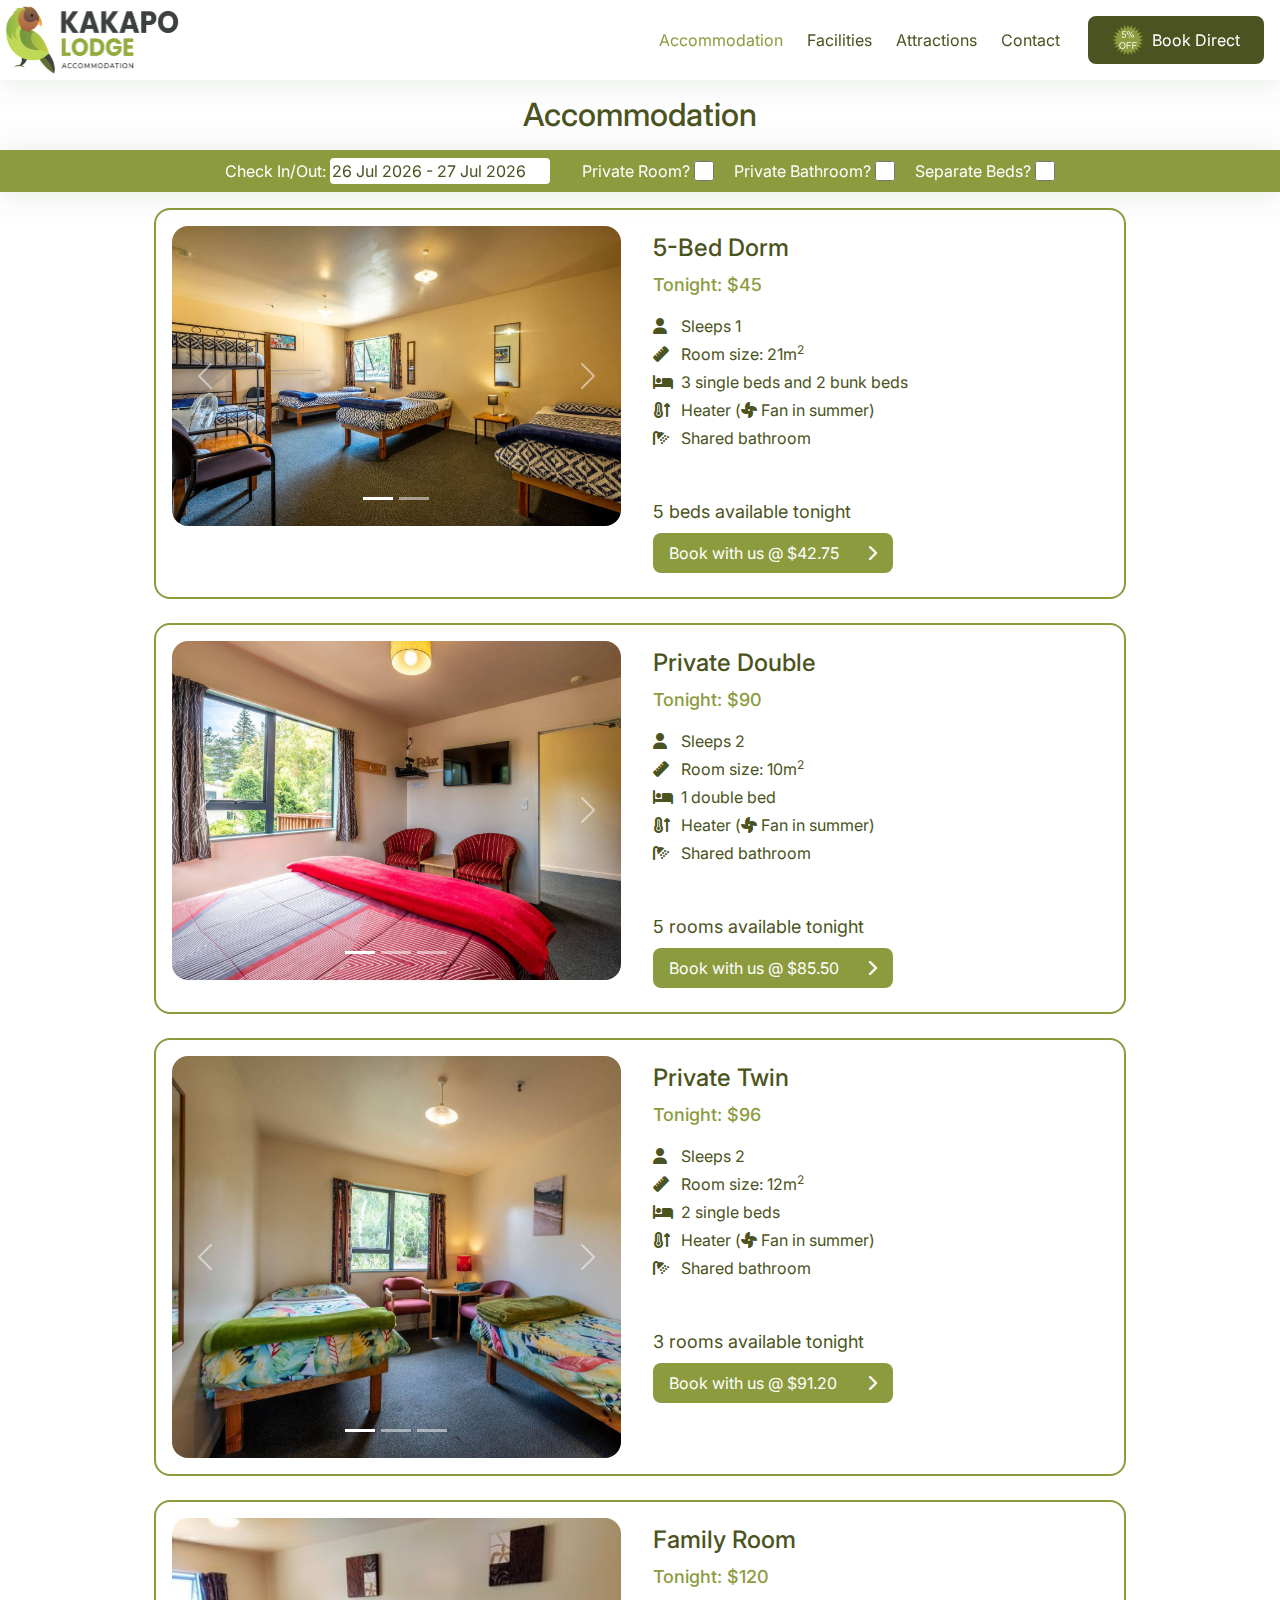
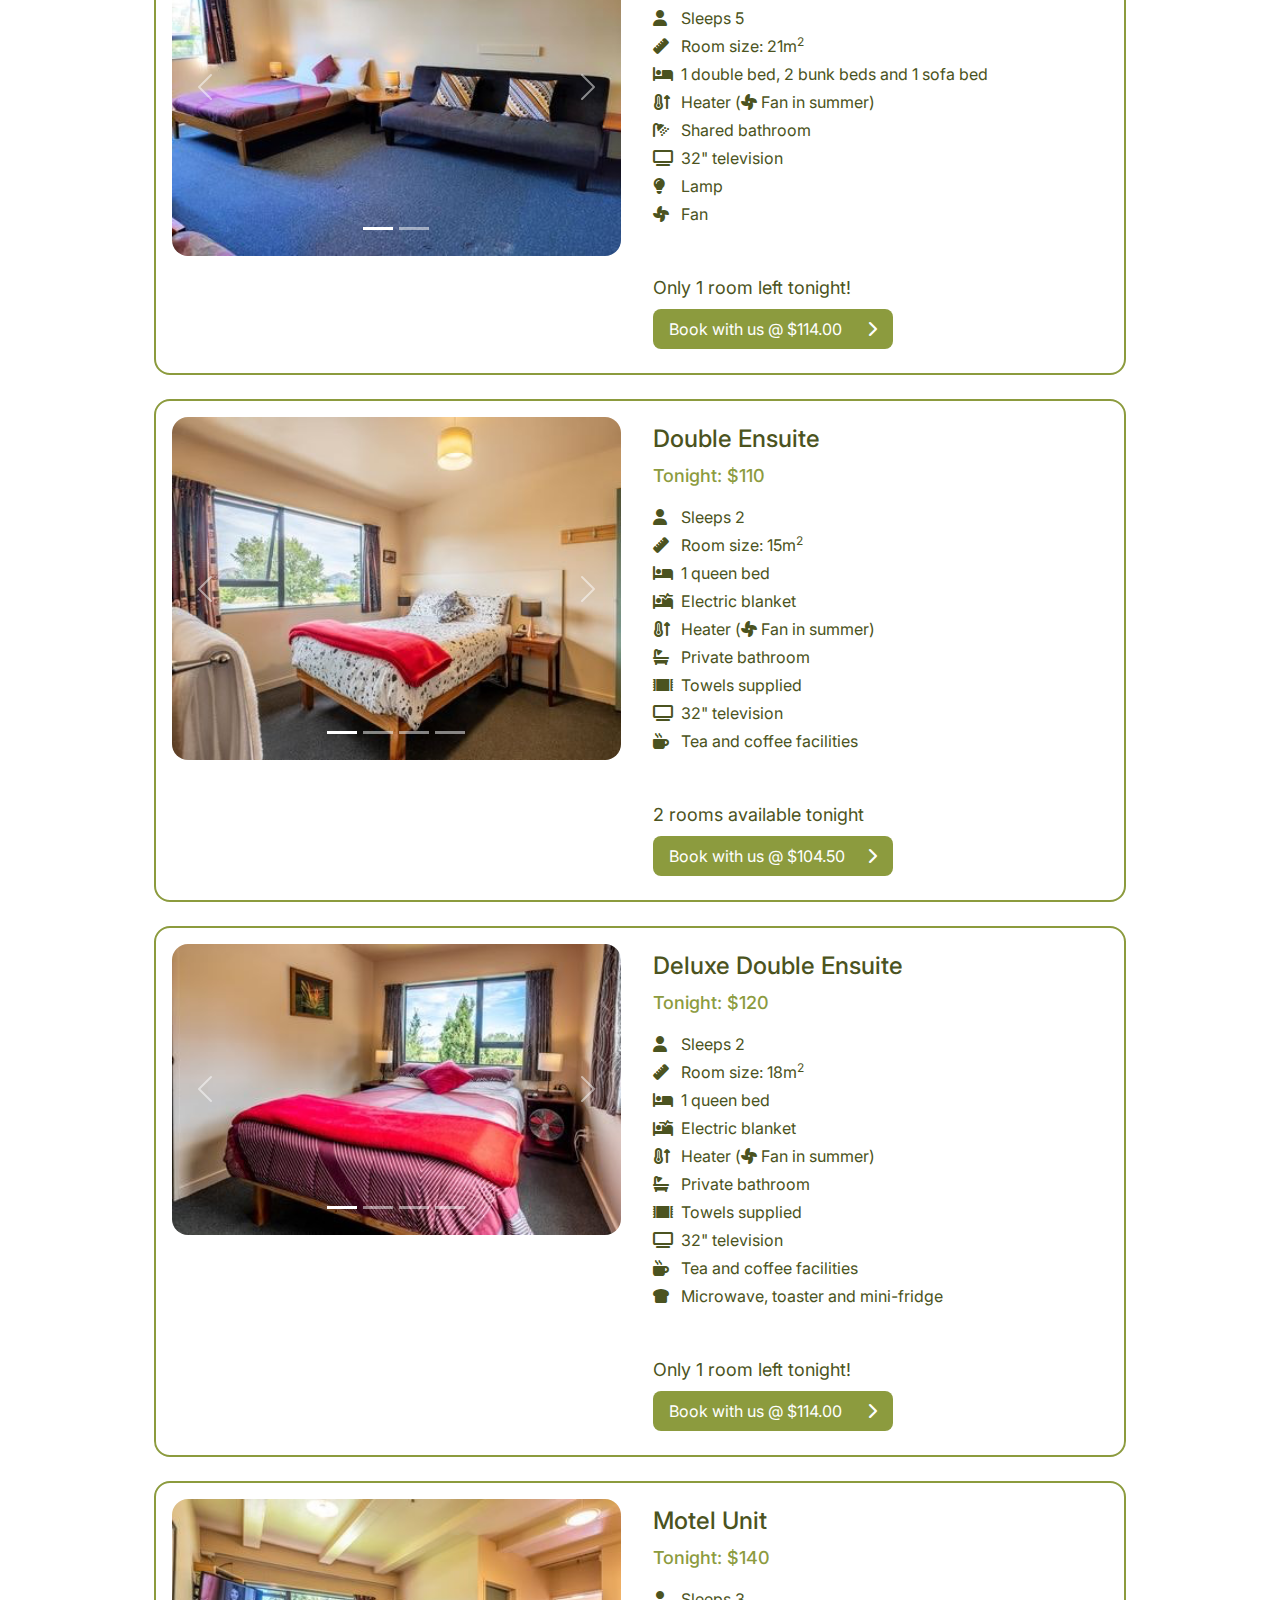
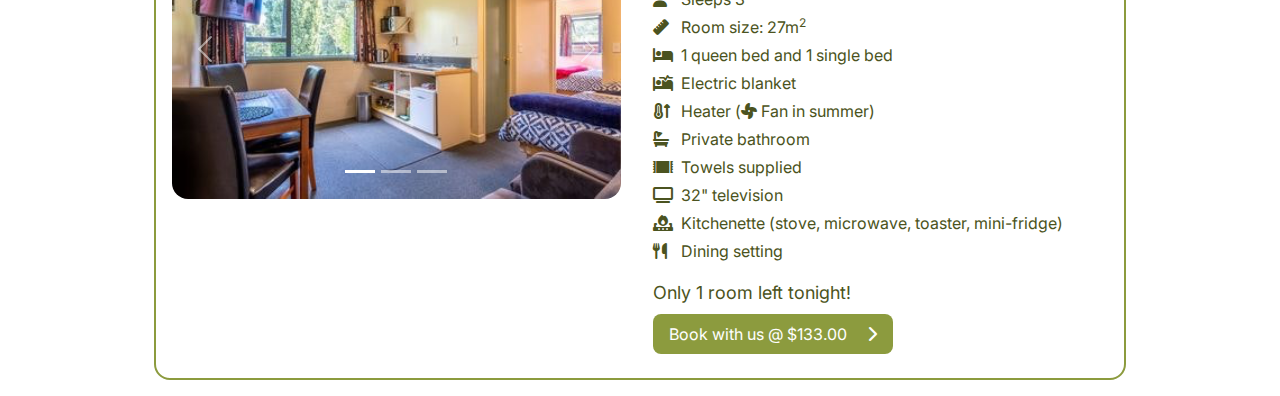
<file: subpages/accommodation.html>
<!DOCTYPE html>

<html>
  <meta charset="utf-8" />
  <meta name="viewport" content="width=device-width, initial-scale=1.0" />

  <head>
    <title>Accommodation | Kakapo Lodge</title>
    <link rel="icon" type="image/x-icon" href="../assets/favicon.ico" />

    <!--FontAwesome icons-->
    <link href="../fontawesome/css/fontawesome.css" rel="stylesheet" />
    <link href="../fontawesome/css/brands.css" rel="stylesheet" />
    <link href="../fontawesome/css/solid.css" rel="stylesheet" />

    <!--Bootstrap components-->
    <link href="../bootstrap/css/bootstrap.min.css" rel="stylesheet" />
    <script
      defer
      type="text/javascript"
      src="../bootstrap/js/bootstrap.min.js"
    ></script>

    <!--easepick datepicker-->
    <script src="../easepick/bundle/index.umd.min.js"></script>

    <!-- Google tag (gtag.js) -->
    <script
      async
      src="https://www.googletagmanager.com/gtag/js?id=G-Q6FH3J5ZQM"
    ></script>
    <script>
      window.dataLayer = window.dataLayer || [];
      function gtag() {
        dataLayer.push(arguments);
      }
      gtag("js", new Date());
      gtag("config", "G-Q6FH3J5ZQM");
    </script>

    <!--custom styles and scripts-->
    <link rel="stylesheet" type="text/css" href="../styles.css" />
    <script defer type="text/javascript" src="../scripts.js"></script>
    <script
      defer
      type="text/javascript"
      src="./accommodation_scripts.js"
    ></script>
  </head>

  <body>
    <header id="main-top-bar">
      <div id="desktop-top-bar" class="top-bar">
        <a href="../index.html">
          <img class="main-logo" src="../assets/kakapo_logo_with_text.png" />
        </a>

        <nav class="main-nav">
          <ul class="main-menu">
            <li class="main-menu-item">
              <a class="main-menu-link selected-link">Accommodation</a>
            </li>
            <li class="main-menu-item">
              <a class="main-menu-link" href="./facilities.html">Facilities</a>
            </li>
            <li class="main-menu-item">
              <a
                class="main-menu-link"
                target="_blank"
                href="https://visithanmersprings.co.nz/things-to-do/"
              >
                Attractions
              </a>
            </li>
            <li class="main-menu-item">
              <a class="main-menu-link" href="./contact.html">Contact</a>
            </li>
          </ul>

          <a
            class="book-direct-button"
            target="_blank"
            href="https://apac.littlehotelier.com/properties/kakapolodgedirect?promotion_code=5OFF"
            ><svg
              id="five-percent-off-symbol"
              version="1.1"
              viewBox="0.0 0.0 1024.0 1024.0"
              fill="none"
              stroke="none"
              stroke-linecap="square"
              stroke-miterlimit="10"
              xmlns:xlink="http://www.w3.org/1999/xlink"
              xmlns="http://www.w3.org/2000/svg"
            >
              <clipPath id="p.0">
                <path
                  d="m0 0l1024.0 0l0 1024.0l-1024.0 0l0 -1024.0z"
                  clip-rule="nonzero"
                />
              </clipPath>
              <g clip-path="url(#p.0)">
                <path
                  fill="#8c9b3e"
                  d="m-0.0026244095 512.0026l131.28703 -50.123535l-113.84106 -82.391815l139.78412 -14.433777l-88.63509 -109.05087l138.7586 22.236145l-57.392273 -128.27481l128.27481 57.392258l-22.236145 -138.7586l109.05087 88.63508l14.433777 -139.78409l82.391815 113.84106l50.123535 -131.28703l50.123535 131.28703l82.391846 -113.84106l14.433716 139.78409l109.0509 -88.63508l-22.236145 138.7586l128.27484 -57.392258l-57.392273 128.27481l138.7586 -22.236145l-88.63513 109.05087l139.78412 14.433777l-113.841064 82.391815l131.28705 50.123535l-131.28705 50.123535l113.841064 82.391846l-139.78412 14.433716l88.63513 109.0509l-138.7586 -22.236145l57.392273 128.27484l-128.27484 -57.392273l22.236145 138.7586l-109.0509 -88.63513l-14.433716 139.78412l-82.391846 -113.841064l-50.123535 131.28699l-50.123535 -131.28699l-82.391815 113.841064l-14.433777 -139.78412l-109.05087 88.63513l22.236145 -138.7586l-128.27481 57.392273l57.392273 -128.27484l-138.7586 22.236145l88.63509 -109.0509l-139.78412 -14.433716l113.84106 -82.391846z"
                  fill-rule="evenodd"
                />
                <path
                  stroke="#4b5320"
                  stroke-width="16.0"
                  stroke-linejoin="round"
                  stroke-linecap="butt"
                  d="m-0.0026244095 512.0026l131.28703 -50.123535l-113.84106 -82.391815l139.78412 -14.433777l-88.63509 -109.05087l138.7586 22.236145l-57.392273 -128.27481l128.27481 57.392258l-22.236145 -138.7586l109.05087 88.63508l14.433777 -139.78409l82.391815 113.84106l50.123535 -131.28703l50.123535 131.28703l82.391846 -113.84106l14.433716 139.78409l109.0509 -88.63508l-22.236145 138.7586l128.27484 -57.392258l-57.392273 128.27481l138.7586 -22.236145l-88.63513 109.05087l139.78412 14.433777l-113.841064 82.391815l131.28705 50.123535l-131.28705 50.123535l113.841064 82.391846l-139.78412 14.433716l88.63513 109.0509l-138.7586 -22.236145l57.392273 128.27484l-128.27484 -57.392273l22.236145 138.7586l-109.0509 -88.63513l-14.433716 139.78412l-82.391846 -113.841064l-50.123535 131.28699l-50.123535 -131.28699l-82.391815 113.841064l-14.433777 -139.78412l-109.05087 88.63513l22.236145 -138.7586l-128.27481 57.392273l57.392273 -128.27484l-138.7586 22.236145l88.63509 -109.0509l-139.78412 -14.433716l113.84106 -82.391846z"
                  fill-rule="evenodd"
                />
                <path
                  fill="#000000"
                  fill-opacity="0.0"
                  d="m27.862206 25.422573l968.2835 0l0 973.1654l-968.2835 0z"
                  fill-rule="evenodd"
                />
                <path
                  fill="#ffffff"
                  d="m312.2004 386.60526l27.078125 -2.296875q3.0 19.765625 13.953125 29.734375q10.96875 9.953125 26.4375 9.953125q18.609375 0 31.5 -14.03125q12.890625 -14.046875 12.890625 -37.25q0 -22.0625 -12.390625 -34.796875q-12.390625 -12.75 -32.4375 -12.75q-12.453125 0 -22.484375 5.65625q-10.03125 5.65625 -15.75 14.671875l-24.21875 -3.140625l20.34375 -107.859375l104.421875 0l0 24.640625l-83.796875 0l-11.3125 56.421875q18.90625 -13.171875 39.671875 -13.171875q27.5 0 46.40625 19.046875q18.90625 19.046875 18.90625 48.984375q0 28.5 -16.609375 49.28125q-20.203125 25.484375 -55.140625 25.484375q-28.65625 0 -46.78125 -16.03125q-18.109375 -16.046875 -20.6875 -42.546875zm168.01013 -104.546875q0 -22.5 11.3125 -38.25q11.3125 -15.75 32.796844 -15.75q19.765625 0 32.71875 14.109375q12.96875 14.109375 12.96875 41.453125q0 26.640625 -13.109375 41.046875q-13.09375 14.390625 -32.296875 14.390625q-19.046844 0 -31.71872 -14.171875q-12.671875 -14.1875 -12.671875 -42.828125zm44.828094 -36.25q-9.59375 0 -15.9687195 8.3125q-6.375 8.3125 -6.375 30.515625q0 20.1875 6.4375 28.421875q6.4530945 8.234375 15.9062195 8.234375q9.734375 0 16.109375 -8.296875q6.375 -8.3125 6.375 -30.375q0 -20.328125 -6.453125 -28.5625q-6.4375 -8.25 -16.03125 -8.25zm0.140625 203.53125l114.875 -221.28125l20.90625 0l-114.4375 221.28125l-21.34375 0zm90.8125 -57.0q0 -22.640625 11.3125 -38.3125q11.3125 -15.6875 32.9375 -15.6875q19.765625 0 32.71875 14.109375q12.96875 14.109375 12.96875 41.46875q0 26.640625 -13.109375 41.03125q-13.09375 14.390625 -32.4375 14.390625q-19.046875 0 -31.71875 -14.25q-12.671875 -14.25 -12.671875 -42.75zm44.96875 -36.234375q-9.734375 0 -16.109375 8.3125q-6.375 8.296875 -6.375 30.5q0 20.046875 6.4375 28.359375q6.453125 8.296875 15.90625 8.296875q9.875 0 16.25 -8.296875q6.375 -8.3125 6.375 -30.375q0 -20.328125 -6.453125 -28.5625q-6.4375 -8.234375 -16.03125 -8.234375z"
                  fill-rule="nonzero"
                />
                <path
                  fill="#ffffff"
                  d="m232.91927 691.3396q0 -52.28125 28.07814 -81.84375q28.078125 -29.578125 72.46875 -29.578125q29.078125 0 52.421875 13.890625q23.34375 13.890625 35.59375 38.75q12.25 24.84375 12.25 56.34375q0 31.9375 -12.890625 57.15625q-12.890625 25.203125 -36.53125 38.171875q-23.625 12.953125 -50.984375 12.953125q-29.640625 0 -53.0 -14.3125q-23.34375 -14.328125 -35.375015 -39.109375q-12.03125 -24.78125 -12.03125 -52.421875zm28.656265 0.4375q0 37.953125 20.40625 59.796875q20.40625 21.84375 51.203125 21.84375q31.375 0 51.640625 -22.0625q20.265625 -22.0625 20.265625 -62.59375q0 -25.640625 -8.671875 -44.75q-8.671875 -19.125 -25.359375 -29.65625q-16.671875 -10.53125 -37.4375 -10.53125q-29.515625 0 -50.78125 20.28125q-21.265625 20.265625 -21.265625 67.671875zm209.39441 101.828125l0 -209.96875l141.65622 0l0 24.78125l-113.87497 0l0 65.015625l98.546844 0l0 24.78125l-98.546844 0l0 95.390625l-27.78125 0zm179.17648 0l0 -209.96875l141.65625 0l0 24.78125l-113.875 0l0 65.015625l98.546875 0l0 24.78125l-98.546875 0l0 95.390625l-27.78125 0z"
                  fill-rule="nonzero"
                />
              </g>
            </svg>
            Book Direct
          </a>
        </nav>
      </div>

      <div id="mobile-top-bar" class="top-bar">
        <a href="../index.html">
          <img class="main-logo" src="../assets/kakapo_logo_with_text.png" />
        </a>

        <i id="mobile-menu-button" class="fa-solid fa-bars"></i>
      </div>

      <nav id="mobile-main-nav" class="main-nav">
        <ul id="mobile-main-menu" class="main-menu">
          <li class="main-menu-item">
            <a class="main-menu-link selected-link">Accommodation</a>
          </li>
          <li class="main-menu-item">
            <a class="main-menu-link" href="./facilities.html">Facilities</a>
          </li>
          <li class="main-menu-item">
            <a
              class="main-menu-link"
              target="_blank"
              href="https://visithanmersprings.co.nz/things-to-do/"
            >
              Attractions
            </a>
          </li>
          <li class="main-menu-item">
            <a class="main-menu-link" href="./contact.html">Contact</a>
          </li>
        </ul>
      </nav>
    </header>

    <main class="page-content">
      <h1 id="page-title">Accommodation</h1>

      <div id="accommodation-filters">
        <div class="filter-options">
          <div class="filter-option">
            <label for="date-range-picker">Check In/Out: </label>
            <input id="date-range-picker" />
          </div>
        </div>

        <div id="mobile-filter-button">
          Filter
          <i class="fa-solid fa-arrow-down-wide-short"></i>
        </div>

        <div id="mobile-filter-options" class="filter-options">
          <div class="filter-option">
            <label for="private-room-checkbox">Private Room?</label>
            <input
              id="private-room-checkbox"
              class="accommodation-checkbox"
              type="checkbox"
            />
          </div>

          <div class="filter-option">
            <label for="private-bathroom-checkbox">Private Bathroom?</label>
            <input
              id="private-bathroom-checkbox"
              class="accommodation-checkbox"
              type="checkbox"
            />
          </div>

          <div class="filter-option">
            <label for="separate-beds-checkbox">Separate Beds?</label>
            <input
              id="separate-beds-checkbox"
              class="accommodation-checkbox"
              type="checkbox"
            />
          </div>
        </div>
      </div>

      <div id="accommodation-cards">
        <div id="5-bed-dorm" class="accommodation-card">
          <div
            id="5-bed-dorm-carousel"
            class="carousel slide accommodation-carousel"
          >
            <div class="carousel-indicators">
              <button
                type="button"
                data-bs-target="#5-bed-dorm-carousel"
                data-bs-slide-to="0"
                class="active"
                aria-current="true"
                aria-label="Slide 1"
              ></button>
              <button
                type="button"
                data-bs-target="#5-bed-dorm-carousel"
                data-bs-slide-to="1"
                aria-label="Slide 2"
              ></button>
            </div>

            <div class="carousel-inner">
              <div class="carousel-item active">
                <img
                  src="../assets/subpages/accommodation/5_bed_dorm/5_bed_dorm_1.png"
                  class="d-block w-100 accommodation-image"
                />
              </div>
              <div class="carousel-item">
                <img
                  src="../assets/subpages/accommodation/5_bed_dorm/5_bed_dorm_2.jpg"
                  class="d-block w-100 accommodation-image"
                />
              </div>
            </div>

            <button
              class="carousel-control-prev"
              type="button"
              data-bs-target="#5-bed-dorm-carousel"
              data-bs-slide="prev"
            >
              <span
                class="carousel-control-prev-icon"
                aria-hidden="true"
              ></span>
              <span class="visually-hidden">Previous</span>
            </button>

            <button
              class="carousel-control-next"
              type="button"
              data-bs-target="#5-bed-dorm-carousel"
              data-bs-slide="next"
            >
              <span
                class="carousel-control-next-icon"
                aria-hidden="true"
              ></span>
              <span class="visually-hidden">Next</span>
            </button>
          </div>

          <div class="accommodation-text">
            <h2 class="accommodation-name">5-Bed Dorm</h2>

            <p id="5-bed-dorm-price" class="accommodation-price">
              Tonight: $45
            </p>

            <div class="accommodation-features">
              <div class="accommodation-feature">
                <i class="accommodation-feature-icon fa-solid fa-user"></i>
                Sleeps 1
              </div>

              <div class="accommodation-feature">
                <i class="accommodation-feature-icon fa-solid fa-ruler"></i>
                Room size: 21m<sup>2</sup>
              </div>

              <div class="accommodation-feature">
                <i class="accommodation-feature-icon fa-solid fa-bed"></i>
                3 single beds and 2 bunk beds
              </div>

              <div class="accommodation-feature">
                <i
                  class="accommodation-feature-icon fa-solid fa-temperature-arrow-up"
                >
                </i>
                Heater (<i class="fa-solid fa-fan"></i> Fan in summer)
              </div>

              <div class="accommodation-feature">
                <i class="accommodation-feature-icon fa-solid fa-shower"></i>
                Shared bathroom
              </div>
            </div>

            <br />
            <p id="5-bed-dorm-availability" class="accommodation-availability">
              5 beds available tonight
            </p>

            <a
              class="book-accommodation-button"
              target="_blank"
              href="https://apac.littlehotelier.com/reservations/kakapolodgedirect/9239?promotion_code=5OFF"
            >
              <div id="book-5-bed-dorm-text">Book with us @ $42.75</div>
              <i class="fa-solid fa-chevron-right"></i>
            </a>
          </div>
        </div>

        <div id="private-double" class="accommodation-card">
          <div
            id="private-double-carousel"
            class="carousel slide accommodation-carousel"
          >
            <div class="carousel-indicators">
              <button
                type="button"
                data-bs-target="#private-double-carousel"
                data-bs-slide-to="0"
                class="active"
                aria-current="true"
                aria-label="Slide 1"
              ></button>
              <button
                type="button"
                data-bs-target="#private-double-carousel"
                data-bs-slide-to="1"
                aria-label="Slide 2"
              ></button>
              <button
                type="button"
                data-bs-target="#private-double-carousel"
                data-bs-slide-to="2"
                aria-label="Slide 3"
              ></button>
            </div>

            <div class="carousel-inner">
              <div class="carousel-item active">
                <img
                  src="../assets/subpages/accommodation/private_double/private_double_1.png"
                  class="d-block w-100 accommodation-image"
                  loading="lazy"
                />
              </div>
              <div class="carousel-item">
                <img
                  src="../assets/subpages/accommodation/private_double/private_double_2.jpg"
                  class="d-block w-100 accommodation-image"
                  loading="lazy"
                />
              </div>
              <div class="carousel-item">
                <img
                  src="../assets/subpages/accommodation/private_double/private_double_3.jpg"
                  class="d-block w-100 accommodation-image"
                  loading="lazy"
                />
              </div>
            </div>

            <button
              class="carousel-control-prev"
              type="button"
              data-bs-target="#private-double-carousel"
              data-bs-slide="prev"
            >
              <span
                class="carousel-control-prev-icon"
                aria-hidden="true"
              ></span>
              <span class="visually-hidden">Previous</span>
            </button>

            <button
              class="carousel-control-next"
              type="button"
              data-bs-target="#private-double-carousel"
              data-bs-slide="next"
            >
              <span
                class="carousel-control-next-icon"
                aria-hidden="true"
              ></span>
              <span class="visually-hidden">Next</span>
            </button>
          </div>

          <div class="accommodation-text">
            <h2 class="accommodation-name">Private Double</h2>

            <p id="private-double-price" class="accommodation-price">
              Tonight: $90
            </p>

            <div class="accommodation-features">
              <div class="accommodation-feature">
                <i class="accommodation-feature-icon fa-solid fa-user"></i>
                Sleeps 2
              </div>

              <div class="accommodation-feature">
                <i class="accommodation-feature-icon fa-solid fa-ruler"></i>
                Room size: 10m<sup>2</sup>
              </div>

              <div class="accommodation-feature">
                <i class="accommodation-feature-icon fa-solid fa-bed"></i>
                1 double bed
              </div>

              <div class="accommodation-feature">
                <i
                  class="accommodation-feature-icon fa-solid fa-temperature-arrow-up"
                >
                </i>
                Heater (<i class="fa-solid fa-fan"></i> Fan in summer)
              </div>

              <div class="accommodation-feature">
                <i class="accommodation-feature-icon fa-solid fa-shower"></i>
                Shared bathroom
              </div>
            </div>

            <br />
            <p
              id="private-double-availability"
              class="accommodation-availability"
            >
              5 rooms available tonight
            </p>

            <a
              class="book-accommodation-button"
              target="_blank"
              href="https://apac.littlehotelier.com/reservations/kakapolodgedirect/9243?promotion_code=5OFF"
            >
              <div id="book-private-double-text">Book with us @ $85.50</div>
              <i class="fa-solid fa-chevron-right"></i>
            </a>
          </div>
        </div>

        <div id="private-twin" class="accommodation-card">
          <div
            id="private-twin-carousel"
            class="carousel slide accommodation-carousel"
          >
            <div class="carousel-indicators">
              <button
                type="button"
                data-bs-target="#private-twin-carousel"
                data-bs-slide-to="0"
                class="active"
                aria-current="true"
                aria-label="Slide 1"
              ></button>
              <button
                type="button"
                data-bs-target="#private-twin-carousel"
                data-bs-slide-to="1"
                aria-label="Slide 2"
              ></button>
              <button
                type="button"
                data-bs-target="#private-twin-carousel"
                data-bs-slide-to="2"
                aria-label="Slide 3"
              ></button>
            </div>

            <div class="carousel-inner">
              <div class="carousel-item active">
                <img
                  src="../assets/subpages/accommodation/private_twin/private_twin_1.png"
                  class="d-block w-100 accommodation-image"
                  loading="lazy"
                />
              </div>
              <div class="carousel-item">
                <img
                  src="../assets/subpages/accommodation/private_twin/private_twin_2.jpg"
                  class="d-block w-100 accommodation-image"
                  loading="lazy"
                />
              </div>
              <div class="carousel-item">
                <img
                  src="../assets/subpages/accommodation/private_twin/private_twin_3.jpg"
                  class="d-block w-100 accommodation-image"
                  loading="lazy"
                />
              </div>
            </div>

            <button
              class="carousel-control-prev"
              type="button"
              data-bs-target="#private-twin-carousel"
              data-bs-slide="prev"
            >
              <span
                class="carousel-control-prev-icon"
                aria-hidden="true"
              ></span>
              <span class="visually-hidden">Previous</span>
            </button>

            <button
              class="carousel-control-next"
              type="button"
              data-bs-target="#private-twin-carousel"
              data-bs-slide="next"
            >
              <span
                class="carousel-control-next-icon"
                aria-hidden="true"
              ></span>
              <span class="visually-hidden">Next</span>
            </button>
          </div>

          <div class="accommodation-text">
            <h2 class="accommodation-name">Private Twin</h2>

            <p id="private-twin-price" class="accommodation-price">
              Tonight: $96
            </p>

            <div class="accommodation-features">
              <div class="accommodation-feature">
                <i class="accommodation-feature-icon fa-solid fa-user"></i>
                Sleeps 2
              </div>

              <div class="accommodation-feature">
                <i class="accommodation-feature-icon fa-solid fa-ruler"></i>
                Room size: 12m<sup>2</sup>
              </div>

              <div class="accommodation-feature">
                <i class="accommodation-feature-icon fa-solid fa-bed"></i>
                2 single beds
              </div>

              <div class="accommodation-feature">
                <i
                  class="accommodation-feature-icon fa-solid fa-temperature-arrow-up"
                >
                </i>
                Heater (<i class="fa-solid fa-fan"></i> Fan in summer)
              </div>

              <div class="accommodation-feature">
                <i class="accommodation-feature-icon fa-solid fa-shower"></i>
                Shared bathroom
              </div>
            </div>

            <br />
            <p
              id="private-twin-availability"
              class="accommodation-availability"
            >
              3 rooms available tonight
            </p>

            <a
              class="book-accommodation-button"
              target="_blank"
              href="https://apac.littlehotelier.com/reservations/kakapolodgedirect/9244?promotion_code=5OFF"
            >
              <div id="book-private-twin-text">Book with us @ $91.20</div>
              <i class="fa-solid fa-chevron-right"></i>
            </a>
          </div>
        </div>

        <div id="family-room" class="accommodation-card">
          <div
            id="family-room-carousel"
            class="carousel slide accommodation-carousel"
          >
            <div class="carousel-indicators">
              <button
                type="button"
                data-bs-target="#family-room-carousel"
                data-bs-slide-to="0"
                class="active"
                aria-current="true"
                aria-label="Slide 1"
              ></button>
              <button
                type="button"
                data-bs-target="#family-room-carousel"
                data-bs-slide-to="1"
                aria-label="Slide 2"
              ></button>
            </div>

            <div class="carousel-inner">
              <div class="carousel-item active">
                <img
                  src="../assets/subpages/accommodation/family_room/family_room_1.png"
                  class="d-block w-100 accommodation-image"
                  loading="lazy"
                />
              </div>
              <div class="carousel-item">
                <img
                  src="../assets/subpages/accommodation/family_room/family_room_2.jpg"
                  class="d-block w-100 accommodation-image"
                  loading="lazy"
                />
              </div>
            </div>

            <button
              class="carousel-control-prev"
              type="button"
              data-bs-target="#family-room-carousel"
              data-bs-slide="prev"
            >
              <span
                class="carousel-control-prev-icon"
                aria-hidden="true"
              ></span>
              <span class="visually-hidden">Previous</span>
            </button>

            <button
              class="carousel-control-next"
              type="button"
              data-bs-target="#family-room-carousel"
              data-bs-slide="next"
            >
              <span
                class="carousel-control-next-icon"
                aria-hidden="true"
              ></span>
              <span class="visually-hidden">Next</span>
            </button>
          </div>

          <div class="accommodation-text">
            <h2 class="accommodation-name">Family Room</h2>

            <p id="family-room-price" class="accommodation-price">
              Tonight: $120
            </p>

            <div class="accommodation-features">
              <div class="accommodation-feature">
                <i class="accommodation-feature-icon fa-solid fa-user"></i>
                Sleeps 5
              </div>

              <div class="accommodation-feature">
                <i class="accommodation-feature-icon fa-solid fa-ruler"></i>
                Room size: 21m<sup>2</sup>
              </div>

              <div class="accommodation-feature">
                <i class="accommodation-feature-icon fa-solid fa-bed"></i>
                1 double bed, 2 bunk beds and 1 sofa bed
              </div>

              <div class="accommodation-feature">
                <i
                  class="accommodation-feature-icon fa-solid fa-temperature-arrow-up"
                >
                </i>
                Heater (<i class="fa-solid fa-fan"></i> Fan in summer)
              </div>

              <div class="accommodation-feature">
                <i class="accommodation-feature-icon fa-solid fa-shower"></i>
                Shared bathroom
              </div>

              <div class="accommodation-feature">
                <i class="accommodation-feature-icon fa-solid fa-tv"></i>
                32" television
              </div>

              <div class="accommodation-feature">
                <i
                  class="accommodation-feature-icon fa-regular fa-lightbulb"
                ></i>
                Lamp
              </div>

              <div class="accommodation-feature">
                <i class="accommodation-feature-icon fa-solid fa-fan"></i>
                Fan
              </div>
            </div>

            <br />
            <p id="family-room-availability" class="accommodation-availability">
              Only 1 room left tonight!
            </p>

            <a
              class="book-accommodation-button"
              target="_blank"
              href="https://apac.littlehotelier.com/reservations/kakapolodgedirect/9245?promotion_code=5OFF"
            >
              <div id="book-family-room-text">Book with us @ $114.00</div>
              <i class="fa-solid fa-chevron-right"></i>
            </a>
          </div>
        </div>

        <div id="double-ensuite" class="accommodation-card">
          <div
            id="double-ensuite-carousel"
            class="carousel slide accommodation-carousel"
          >
            <div class="carousel-indicators">
              <button
                type="button"
                data-bs-target="#double-ensuite-carousel"
                data-bs-slide-to="0"
                class="active"
                aria-current="true"
                aria-label="Slide 1"
              ></button>
              <button
                type="button"
                data-bs-target="#double-ensuite-carousel"
                data-bs-slide-to="1"
                aria-label="Slide 2"
              ></button>
              <button
                type="button"
                data-bs-target="#double-ensuite-carousel"
                data-bs-slide-to="2"
                aria-label="Slide 3"
              ></button>
              <button
                type="button"
                data-bs-target="#double-ensuite-carousel"
                data-bs-slide-to="3"
                aria-label="Slide 4"
              ></button>
            </div>

            <div class="carousel-inner">
              <div class="carousel-item active">
                <img
                  src="../assets/subpages/accommodation/double_ensuite/double_ensuite_1.png"
                  class="d-block w-100 accommodation-image"
                  loading="lazy"
                />
              </div>
              <div class="carousel-item">
                <img
                  src="../assets/subpages/accommodation/double_ensuite/double_ensuite_2.jpg"
                  class="d-block w-100 accommodation-image"
                  loading="lazy"
                />
              </div>
              <div class="carousel-item">
                <img
                  src="../assets/subpages/accommodation/double_ensuite/double_ensuite_3.jpg"
                  class="d-block w-100 accommodation-image"
                  loading="lazy"
                />
              </div>
              <div class="carousel-item">
                <img
                  src="../assets/subpages/accommodation/double_ensuite/double_ensuite_4.jpg"
                  class="d-block w-100 accommodation-image"
                  loading="lazy"
                />
              </div>
            </div>

            <button
              class="carousel-control-prev"
              type="button"
              data-bs-target="#double-ensuite-carousel"
              data-bs-slide="prev"
            >
              <span
                class="carousel-control-prev-icon"
                aria-hidden="true"
              ></span>
              <span class="visually-hidden">Previous</span>
            </button>

            <button
              class="carousel-control-next"
              type="button"
              data-bs-target="#double-ensuite-carousel"
              data-bs-slide="next"
            >
              <span
                class="carousel-control-next-icon"
                aria-hidden="true"
              ></span>
              <span class="visually-hidden">Next</span>
            </button>
          </div>

          <div class="accommodation-text">
            <h2 class="accommodation-name">Double Ensuite</h2>

            <p id="double-ensuite-price" class="accommodation-price">
              Tonight: $110
            </p>

            <div class="accommodation-features">
              <div class="accommodation-feature">
                <i class="accommodation-feature-icon fa-solid fa-user"></i>
                Sleeps 2
              </div>

              <div class="accommodation-feature">
                <i class="accommodation-feature-icon fa-solid fa-ruler"></i>
                Room size: 15m<sup>2</sup>
              </div>

              <div class="accommodation-feature">
                <i class="accommodation-feature-icon fa-solid fa-bed"></i>
                1 queen bed
              </div>

              <div class="accommodation-feature">
                <i class="accommodation-feature-icon fa-solid fa-bed-pulse"></i>
                Electric blanket
              </div>

              <div class="accommodation-feature">
                <i
                  class="accommodation-feature-icon fa-solid fa-temperature-arrow-up"
                >
                </i>
                Heater (<i class="fa-solid fa-fan"></i> Fan in summer)
              </div>

              <div class="accommodation-feature">
                <i class="accommodation-feature-icon fa-solid fa-bath"></i>
                Private bathroom
              </div>

              <div class="accommodation-feature">
                <i class="accommodation-feature-icon fa-solid fa-rug"></i>
                Towels supplied
              </div>

              <div class="accommodation-feature">
                <i class="accommodation-feature-icon fa-solid fa-tv"></i>
                32" television
              </div>

              <div class="accommodation-feature">
                <i class="accommodation-feature-icon fa-solid fa-mug-hot"></i>
                Tea and coffee facilities
              </div>
            </div>

            <br />
            <p
              id="double-ensuite-availability"
              class="accommodation-availability"
            >
              2 rooms available tonight
            </p>

            <a
              class="book-accommodation-button"
              target="_blank"
              href="https://apac.littlehotelier.com/reservations/kakapolodgedirect/9242?promotion_code=5OFF"
            >
              <div id="book-double-ensuite-text">Book with us @ $104.50</div>
              <i class="fa-solid fa-chevron-right"></i>
            </a>
          </div>
        </div>

        <div id="deluxe-double-ensuite" class="accommodation-card">
          <div
            id="deluxe-double-ensuite-carousel"
            class="carousel slide accommodation-carousel"
          >
            <div class="carousel-indicators">
              <button
                type="button"
                data-bs-target="#deluxe-double-ensuite-carousel"
                data-bs-slide-to="0"
                class="active"
                aria-current="true"
                aria-label="Slide 1"
              ></button>
              <button
                type="button"
                data-bs-target="#deluxe-double-ensuite-carousel"
                data-bs-slide-to="1"
                aria-label="Slide 2"
              ></button>
              <button
                type="button"
                data-bs-target="#deluxe-double-ensuite-carousel"
                data-bs-slide-to="2"
                aria-label="Slide 3"
              ></button>
              <button
                type="button"
                data-bs-target="#deluxe-double-ensuite-carousel"
                data-bs-slide-to="3"
                aria-label="Slide 4"
              ></button>
            </div>

            <div class="carousel-inner">
              <div class="carousel-item active">
                <img
                  src="../assets/subpages/accommodation/deluxe_double_ensuite/deluxe_double_ensuite_1.png"
                  class="d-block w-100 accommodation-image"
                  loading="lazy"
                />
              </div>
              <div class="carousel-item">
                <img
                  src="../assets/subpages/accommodation/deluxe_double_ensuite/deluxe_double_ensuite_2.jpg"
                  class="d-block w-100 accommodation-image"
                  loading="lazy"
                />
              </div>
              <div class="carousel-item">
                <img
                  src="../assets/subpages/accommodation/deluxe_double_ensuite/deluxe_double_ensuite_3.jpg"
                  class="d-block w-100 accommodation-image"
                  loading="lazy"
                />
              </div>
              <div class="carousel-item">
                <img
                  src="../assets/subpages/accommodation/deluxe_double_ensuite/deluxe_double_ensuite_4.jpg"
                  class="d-block w-100 accommodation-image"
                  loading="lazy"
                />
              </div>
            </div>

            <button
              class="carousel-control-prev"
              type="button"
              data-bs-target="#deluxe-double-ensuite-carousel"
              data-bs-slide="prev"
            >
              <span
                class="carousel-control-prev-icon"
                aria-hidden="true"
              ></span>
              <span class="visually-hidden">Previous</span>
            </button>

            <button
              class="carousel-control-next"
              type="button"
              data-bs-target="#deluxe-double-ensuite-carousel"
              data-bs-slide="next"
            >
              <span
                class="carousel-control-next-icon"
                aria-hidden="true"
              ></span>
              <span class="visually-hidden">Next</span>
            </button>
          </div>

          <div class="accommodation-text">
            <h2 class="accommodation-name">Deluxe Double Ensuite</h2>

            <p id="deluxe-double-ensuite-price" class="accommodation-price">
              Tonight: $120
            </p>

            <div class="accommodation-features">
              <div class="accommodation-feature">
                <i class="accommodation-feature-icon fa-solid fa-user"></i>
                Sleeps 2
              </div>

              <div class="accommodation-feature">
                <i class="accommodation-feature-icon fa-solid fa-ruler"></i>
                Room size: 18m<sup>2</sup>
              </div>

              <div class="accommodation-feature">
                <i class="accommodation-feature-icon fa-solid fa-bed"></i>
                1 queen bed
              </div>

              <div class="accommodation-feature">
                <i class="accommodation-feature-icon fa-solid fa-bed-pulse"></i>
                Electric blanket
              </div>

              <div class="accommodation-feature">
                <i
                  class="accommodation-feature-icon fa-solid fa-temperature-arrow-up"
                >
                </i>
                Heater (<i class="fa-solid fa-fan"></i> Fan in summer)
              </div>

              <div class="accommodation-feature">
                <i class="accommodation-feature-icon fa-solid fa-bath"></i>
                Private bathroom
              </div>

              <div class="accommodation-feature">
                <i class="accommodation-feature-icon fa-solid fa-rug"></i>
                Towels supplied
              </div>

              <div class="accommodation-feature">
                <i class="accommodation-feature-icon fa-solid fa-tv"></i>
                32" television
              </div>

              <div class="accommodation-feature">
                <i class="accommodation-feature-icon fa-solid fa-mug-hot"></i>
                Tea and coffee facilities
              </div>

              <div class="accommodation-feature">
                <i class="accommodation-feature-icon fa-solid fa-bread-slice">
                </i>
                Microwave, toaster and mini-fridge
              </div>
            </div>

            <br />
            <p
              id="deluxe-double-ensuite-availability"
              class="accommodation-availability"
            >
              Only 1 room left tonight!
            </p>

            <a
              class="book-accommodation-button"
              target="_blank"
              href="https://apac.littlehotelier.com/reservations/kakapolodgedirect/73051?promotion_code=5OFF"
            >
              <div id="book-deluxe-double-ensuite-text">
                Book with us @ $114.00
              </div>
              <i class="fa-solid fa-chevron-right"></i>
            </a>
          </div>
        </div>

        <div id="motel-unit" class="accommodation-card">
          <div
            id="motel-unit-carousel"
            class="carousel slide accommodation-carousel"
          >
            <div class="carousel-indicators">
              <button
                type="button"
                data-bs-target="#motel-unit-carousel"
                data-bs-slide-to="0"
                class="active"
                aria-current="true"
                aria-label="Slide 1"
              ></button>
              <button
                type="button"
                data-bs-target="#motel-unit-carousel"
                data-bs-slide-to="1"
                aria-label="Slide 2"
              ></button>
              <button
                type="button"
                data-bs-target="#motel-unit-carousel"
                data-bs-slide-to="2"
                aria-label="Slide 3"
              ></button>
            </div>

            <div class="carousel-inner">
              <div class="carousel-item active">
                <img
                  src="../assets/subpages/accommodation/motel_unit/motel_unit_1.png"
                  class="d-block w-100 accommodation-image"
                  loading="lazy"
                />
              </div>
              <div class="carousel-item">
                <img
                  src="../assets/subpages/accommodation/motel_unit/motel_unit_2.jpg"
                  class="d-block w-100 accommodation-image"
                  loading="lazy"
                />
              </div>
              <div class="carousel-item">
                <img
                  src="../assets/subpages/accommodation/motel_unit/motel_unit_3.jpg"
                  class="d-block w-100 accommodation-image"
                  loading="lazy"
                />
              </div>
            </div>

            <button
              class="carousel-control-prev"
              type="button"
              data-bs-target="#motel-unit-carousel"
              data-bs-slide="prev"
            >
              <span
                class="carousel-control-prev-icon"
                aria-hidden="true"
              ></span>
              <span class="visually-hidden">Previous</span>
            </button>

            <button
              class="carousel-control-next"
              type="button"
              data-bs-target="#motel-unit-carousel"
              data-bs-slide="next"
            >
              <span
                class="carousel-control-next-icon"
                aria-hidden="true"
              ></span>
              <span class="visually-hidden">Next</span>
            </button>
          </div>

          <div class="accommodation-text">
            <h2 class="accommodation-name">Motel Unit</h2>

            <p id="motel-unit-price" class="accommodation-price">
              Tonight: $140
            </p>

            <div class="accommodation-features">
              <div class="accommodation-feature">
                <i class="accommodation-feature-icon fa-solid fa-user"></i>
                Sleeps 3
              </div>

              <div class="accommodation-feature">
                <i class="accommodation-feature-icon fa-solid fa-ruler"></i>
                Room size: 27m<sup>2</sup>
              </div>

              <div class="accommodation-feature">
                <i class="accommodation-feature-icon fa-solid fa-bed"></i>
                1 queen bed and 1 single bed
              </div>

              <div class="accommodation-feature">
                <i class="accommodation-feature-icon fa-solid fa-bed-pulse"></i>
                Electric blanket
              </div>

              <div class="accommodation-feature">
                <i
                  class="accommodation-feature-icon fa-solid fa-temperature-arrow-up"
                >
                </i>
                Heater (<i class="fa-solid fa-fan"></i> Fan in summer)
              </div>

              <div class="accommodation-feature">
                <i class="accommodation-feature-icon fa-solid fa-bath"></i>
                Private bathroom
              </div>

              <div class="accommodation-feature">
                <i class="accommodation-feature-icon fa-solid fa-rug"></i>
                Towels supplied
              </div>

              <div class="accommodation-feature">
                <i class="accommodation-feature-icon fa-solid fa-tv"></i>
                32" television
              </div>

              <div class="accommodation-feature">
                <i class="accommodation-feature-icon fa-solid fa-fire-burner">
                </i>
                Kitchenette (stove, microwave, toaster, mini-fridge)
              </div>

              <div class="accommodation-feature">
                <i class="accommodation-feature-icon fa-solid fa-utensils"></i>
                Dining setting
              </div>
            </div>

            <p id="motel-unit-availability" class="accommodation-availability">
              Only 1 room left tonight!
            </p>

            <a
              class="book-accommodation-button"
              target="_blank"
              href="https://apac.littlehotelier.com/reservations/kakapolodgedirect/9240?promotion_code=5OFF"
            >
              <div id="book-motel-unit-text">Book with us @ $133.00</div>
              <i class="fa-solid fa-chevron-right"></i>
            </a>
          </div>
        </div>

        <div id="no-accommodation">
          <div id="no-accommodation-message">
            <h2 id="no-accommodation-title">
              Sorry, there are no accommodation that fits your criteria
            </h2>
            <p>Please refine your filter criteria to view other listings</p>
          </div>
        </div>
      </div>
    </main>

    <footer id="mobile-bottom-bar">
      <a class="book-direct-button" target="_blank" href="tel:03 315 7472">
        <i class="fa-solid fa-phone"></i>
        Call Us!
      </a>

      <a
        id="mobile-book-direct-button"
        class="book-direct-button"
        target="_blank"
        href="https://apac.littlehotelier.com/properties/kakapolodgedirect?promotion_code=5OFF"
        ><svg
          id="five-percent-off-symbol"
          version="1.1"
          viewBox="0.0 0.0 1024.0 1024.0"
          fill="none"
          stroke="none"
          stroke-linecap="square"
          stroke-miterlimit="10"
          xmlns:xlink="http://www.w3.org/1999/xlink"
          xmlns="http://www.w3.org/2000/svg"
        >
          <clipPath id="p.0">
            <path
              d="m0 0l1024.0 0l0 1024.0l-1024.0 0l0 -1024.0z"
              clip-rule="nonzero"
            />
          </clipPath>
          <g clip-path="url(#p.0)">
            <path
              fill="#8c9b3e"
              d="m-0.0026244095 512.0026l131.28703 -50.123535l-113.84106 -82.391815l139.78412 -14.433777l-88.63509 -109.05087l138.7586 22.236145l-57.392273 -128.27481l128.27481 57.392258l-22.236145 -138.7586l109.05087 88.63508l14.433777 -139.78409l82.391815 113.84106l50.123535 -131.28703l50.123535 131.28703l82.391846 -113.84106l14.433716 139.78409l109.0509 -88.63508l-22.236145 138.7586l128.27484 -57.392258l-57.392273 128.27481l138.7586 -22.236145l-88.63513 109.05087l139.78412 14.433777l-113.841064 82.391815l131.28705 50.123535l-131.28705 50.123535l113.841064 82.391846l-139.78412 14.433716l88.63513 109.0509l-138.7586 -22.236145l57.392273 128.27484l-128.27484 -57.392273l22.236145 138.7586l-109.0509 -88.63513l-14.433716 139.78412l-82.391846 -113.841064l-50.123535 131.28699l-50.123535 -131.28699l-82.391815 113.841064l-14.433777 -139.78412l-109.05087 88.63513l22.236145 -138.7586l-128.27481 57.392273l57.392273 -128.27484l-138.7586 22.236145l88.63509 -109.0509l-139.78412 -14.433716l113.84106 -82.391846z"
              fill-rule="evenodd"
            />
            <path
              stroke="#4b5320"
              stroke-width="16.0"
              stroke-linejoin="round"
              stroke-linecap="butt"
              d="m-0.0026244095 512.0026l131.28703 -50.123535l-113.84106 -82.391815l139.78412 -14.433777l-88.63509 -109.05087l138.7586 22.236145l-57.392273 -128.27481l128.27481 57.392258l-22.236145 -138.7586l109.05087 88.63508l14.433777 -139.78409l82.391815 113.84106l50.123535 -131.28703l50.123535 131.28703l82.391846 -113.84106l14.433716 139.78409l109.0509 -88.63508l-22.236145 138.7586l128.27484 -57.392258l-57.392273 128.27481l138.7586 -22.236145l-88.63513 109.05087l139.78412 14.433777l-113.841064 82.391815l131.28705 50.123535l-131.28705 50.123535l113.841064 82.391846l-139.78412 14.433716l88.63513 109.0509l-138.7586 -22.236145l57.392273 128.27484l-128.27484 -57.392273l22.236145 138.7586l-109.0509 -88.63513l-14.433716 139.78412l-82.391846 -113.841064l-50.123535 131.28699l-50.123535 -131.28699l-82.391815 113.841064l-14.433777 -139.78412l-109.05087 88.63513l22.236145 -138.7586l-128.27481 57.392273l57.392273 -128.27484l-138.7586 22.236145l88.63509 -109.0509l-139.78412 -14.433716l113.84106 -82.391846z"
              fill-rule="evenodd"
            />
            <path
              fill="#000000"
              fill-opacity="0.0"
              d="m27.862206 25.422573l968.2835 0l0 973.1654l-968.2835 0z"
              fill-rule="evenodd"
            />
            <path
              fill="#ffffff"
              d="m312.2004 386.60526l27.078125 -2.296875q3.0 19.765625 13.953125 29.734375q10.96875 9.953125 26.4375 9.953125q18.609375 0 31.5 -14.03125q12.890625 -14.046875 12.890625 -37.25q0 -22.0625 -12.390625 -34.796875q-12.390625 -12.75 -32.4375 -12.75q-12.453125 0 -22.484375 5.65625q-10.03125 5.65625 -15.75 14.671875l-24.21875 -3.140625l20.34375 -107.859375l104.421875 0l0 24.640625l-83.796875 0l-11.3125 56.421875q18.90625 -13.171875 39.671875 -13.171875q27.5 0 46.40625 19.046875q18.90625 19.046875 18.90625 48.984375q0 28.5 -16.609375 49.28125q-20.203125 25.484375 -55.140625 25.484375q-28.65625 0 -46.78125 -16.03125q-18.109375 -16.046875 -20.6875 -42.546875zm168.01013 -104.546875q0 -22.5 11.3125 -38.25q11.3125 -15.75 32.796844 -15.75q19.765625 0 32.71875 14.109375q12.96875 14.109375 12.96875 41.453125q0 26.640625 -13.109375 41.046875q-13.09375 14.390625 -32.296875 14.390625q-19.046844 0 -31.71872 -14.171875q-12.671875 -14.1875 -12.671875 -42.828125zm44.828094 -36.25q-9.59375 0 -15.9687195 8.3125q-6.375 8.3125 -6.375 30.515625q0 20.1875 6.4375 28.421875q6.4530945 8.234375 15.9062195 8.234375q9.734375 0 16.109375 -8.296875q6.375 -8.3125 6.375 -30.375q0 -20.328125 -6.453125 -28.5625q-6.4375 -8.25 -16.03125 -8.25zm0.140625 203.53125l114.875 -221.28125l20.90625 0l-114.4375 221.28125l-21.34375 0zm90.8125 -57.0q0 -22.640625 11.3125 -38.3125q11.3125 -15.6875 32.9375 -15.6875q19.765625 0 32.71875 14.109375q12.96875 14.109375 12.96875 41.46875q0 26.640625 -13.109375 41.03125q-13.09375 14.390625 -32.4375 14.390625q-19.046875 0 -31.71875 -14.25q-12.671875 -14.25 -12.671875 -42.75zm44.96875 -36.234375q-9.734375 0 -16.109375 8.3125q-6.375 8.296875 -6.375 30.5q0 20.046875 6.4375 28.359375q6.453125 8.296875 15.90625 8.296875q9.875 0 16.25 -8.296875q6.375 -8.3125 6.375 -30.375q0 -20.328125 -6.453125 -28.5625q-6.4375 -8.234375 -16.03125 -8.234375z"
              fill-rule="nonzero"
            />
            <path
              fill="#ffffff"
              d="m232.91927 691.3396q0 -52.28125 28.07814 -81.84375q28.078125 -29.578125 72.46875 -29.578125q29.078125 0 52.421875 13.890625q23.34375 13.890625 35.59375 38.75q12.25 24.84375 12.25 56.34375q0 31.9375 -12.890625 57.15625q-12.890625 25.203125 -36.53125 38.171875q-23.625 12.953125 -50.984375 12.953125q-29.640625 0 -53.0 -14.3125q-23.34375 -14.328125 -35.375015 -39.109375q-12.03125 -24.78125 -12.03125 -52.421875zm28.656265 0.4375q0 37.953125 20.40625 59.796875q20.40625 21.84375 51.203125 21.84375q31.375 0 51.640625 -22.0625q20.265625 -22.0625 20.265625 -62.59375q0 -25.640625 -8.671875 -44.75q-8.671875 -19.125 -25.359375 -29.65625q-16.671875 -10.53125 -37.4375 -10.53125q-29.515625 0 -50.78125 20.28125q-21.265625 20.265625 -21.265625 67.671875zm209.39441 101.828125l0 -209.96875l141.65622 0l0 24.78125l-113.87497 0l0 65.015625l98.546844 0l0 24.78125l-98.546844 0l0 95.390625l-27.78125 0zm179.17648 0l0 -209.96875l141.65625 0l0 24.78125l-113.875 0l0 65.015625l98.546875 0l0 24.78125l-98.546875 0l0 95.390625l-27.78125 0z"
              fill-rule="nonzero"
            />
          </g>
        </svg>
        Book Direct
      </a>
    </footer>
  </body>
</html>
</file>
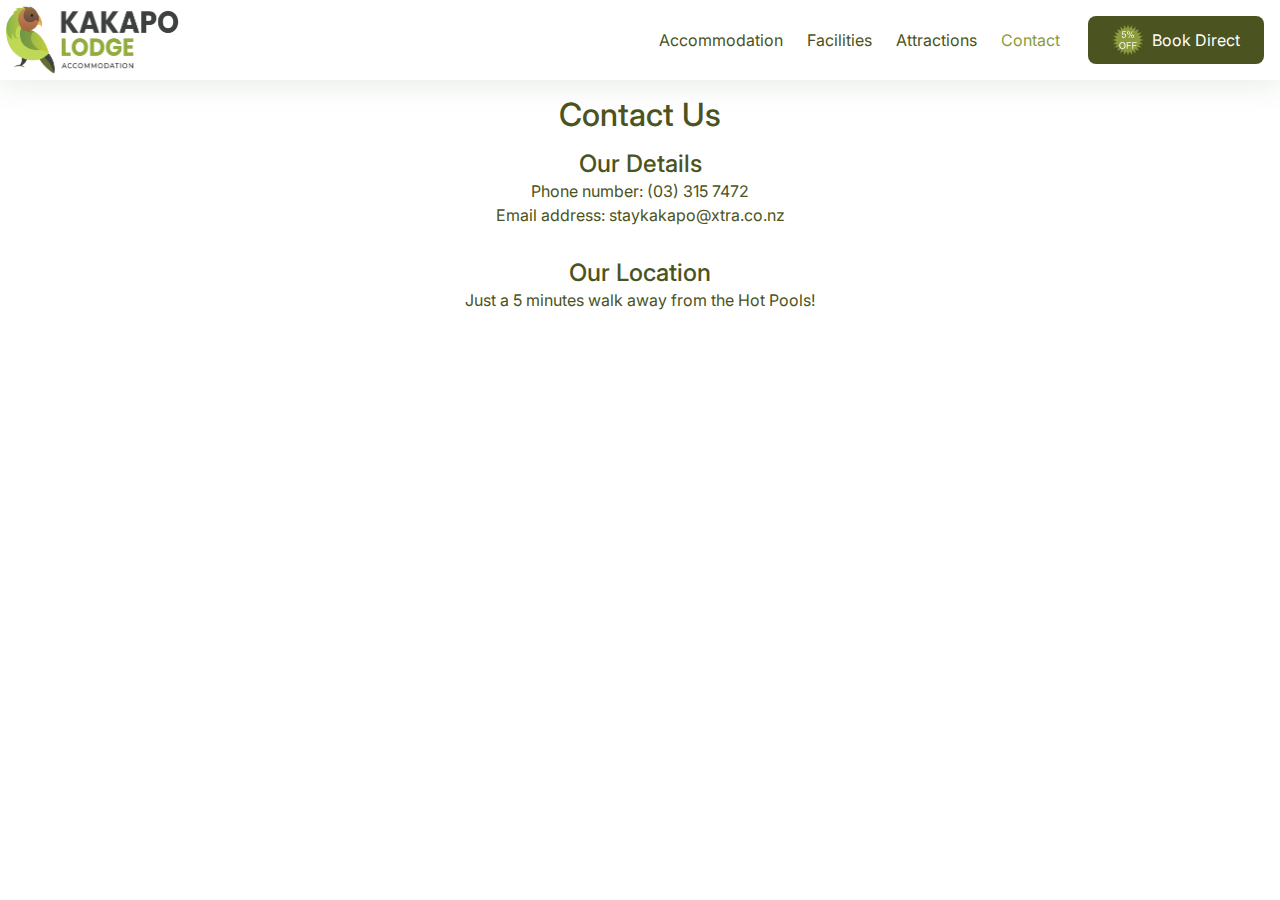
<file: subpages/contact.html>
<!DOCTYPE html>

<html>
  <meta charset="utf-8" />
  <meta name="viewport" content="width=device-width, initial-scale=1.0" />

  <head>
    <title>Contact | Kakapo Lodge</title>
    <link rel="icon" type="image/x-icon" href="../assets/favicon.ico" />

    <!--FontAwesome icons-->
    <link href="../fontawesome/css/fontawesome.css" rel="stylesheet" />
    <link href="../fontawesome/css/brands.css" rel="stylesheet" />
    <link href="../fontawesome/css/solid.css" rel="stylesheet" />

    <!--Bootstrap components-->
    <link href="../bootstrap/css/bootstrap.min.css" rel="stylesheet" />
    <script
      defer
      type="text/javascript"
      src="../bootstrap/js/bootstrap.min.js"
    ></script>
    
    <!-- Google tag (gtag.js) -->
    <script
      async
      src="https://www.googletagmanager.com/gtag/js?id=G-Q6FH3J5ZQM"
    ></script>
    <script>
      window.dataLayer = window.dataLayer || [];
      function gtag() {
        dataLayer.push(arguments);
      }
      gtag("js", new Date());
      gtag("config", "G-Q6FH3J5ZQM");
    </script>

    <!--custom styles and scripts-->
    <link rel="stylesheet" type="text/css" href="../styles.css" />
    <script defer type="text/javascript" src="../scripts.js"></script>
  </head>

  <body>
    <header id="main-top-bar">
      <div id="desktop-top-bar" class="top-bar">
        <a href="../index.html">
          <img class="main-logo" src="../assets/kakapo_logo_with_text.png" />
        </a>

        <nav class="main-nav">
          <ul class="main-menu">
            <li class="main-menu-item">
              <a class="main-menu-link" href="./accommodation.html">
                Accommodation
              </a>
            </li>
            <li class="main-menu-item">
              <a class="main-menu-link" href="./facilities.html">Facilities</a>
            </li>
            <li class="main-menu-item">
              <a
                class="main-menu-link"
                target="_blank"
                href="https://visithanmersprings.co.nz/things-to-do/"
              >
                Attractions
              </a>
            </li>
            <li class="main-menu-item">
              <a class="main-menu-link selected-link">Contact</a>
            </li>
          </ul>

          <a
            class="book-direct-button"
            target="_blank"
            href="https://apac.littlehotelier.com/properties/kakapolodgedirect?promotion_code=5OFF"
            ><svg
              id="five-percent-off-symbol"
              version="1.1"
              viewBox="0.0 0.0 1024.0 1024.0"
              fill="none"
              stroke="none"
              stroke-linecap="square"
              stroke-miterlimit="10"
              xmlns:xlink="http://www.w3.org/1999/xlink"
              xmlns="http://www.w3.org/2000/svg"
            >
              <clipPath id="p.0">
                <path
                  d="m0 0l1024.0 0l0 1024.0l-1024.0 0l0 -1024.0z"
                  clip-rule="nonzero"
                />
              </clipPath>
              <g clip-path="url(#p.0)">
                <path
                  fill="#8c9b3e"
                  d="m-0.0026244095 512.0026l131.28703 -50.123535l-113.84106 -82.391815l139.78412 -14.433777l-88.63509 -109.05087l138.7586 22.236145l-57.392273 -128.27481l128.27481 57.392258l-22.236145 -138.7586l109.05087 88.63508l14.433777 -139.78409l82.391815 113.84106l50.123535 -131.28703l50.123535 131.28703l82.391846 -113.84106l14.433716 139.78409l109.0509 -88.63508l-22.236145 138.7586l128.27484 -57.392258l-57.392273 128.27481l138.7586 -22.236145l-88.63513 109.05087l139.78412 14.433777l-113.841064 82.391815l131.28705 50.123535l-131.28705 50.123535l113.841064 82.391846l-139.78412 14.433716l88.63513 109.0509l-138.7586 -22.236145l57.392273 128.27484l-128.27484 -57.392273l22.236145 138.7586l-109.0509 -88.63513l-14.433716 139.78412l-82.391846 -113.841064l-50.123535 131.28699l-50.123535 -131.28699l-82.391815 113.841064l-14.433777 -139.78412l-109.05087 88.63513l22.236145 -138.7586l-128.27481 57.392273l57.392273 -128.27484l-138.7586 22.236145l88.63509 -109.0509l-139.78412 -14.433716l113.84106 -82.391846z"
                  fill-rule="evenodd"
                />
                <path
                  stroke="#4b5320"
                  stroke-width="16.0"
                  stroke-linejoin="round"
                  stroke-linecap="butt"
                  d="m-0.0026244095 512.0026l131.28703 -50.123535l-113.84106 -82.391815l139.78412 -14.433777l-88.63509 -109.05087l138.7586 22.236145l-57.392273 -128.27481l128.27481 57.392258l-22.236145 -138.7586l109.05087 88.63508l14.433777 -139.78409l82.391815 113.84106l50.123535 -131.28703l50.123535 131.28703l82.391846 -113.84106l14.433716 139.78409l109.0509 -88.63508l-22.236145 138.7586l128.27484 -57.392258l-57.392273 128.27481l138.7586 -22.236145l-88.63513 109.05087l139.78412 14.433777l-113.841064 82.391815l131.28705 50.123535l-131.28705 50.123535l113.841064 82.391846l-139.78412 14.433716l88.63513 109.0509l-138.7586 -22.236145l57.392273 128.27484l-128.27484 -57.392273l22.236145 138.7586l-109.0509 -88.63513l-14.433716 139.78412l-82.391846 -113.841064l-50.123535 131.28699l-50.123535 -131.28699l-82.391815 113.841064l-14.433777 -139.78412l-109.05087 88.63513l22.236145 -138.7586l-128.27481 57.392273l57.392273 -128.27484l-138.7586 22.236145l88.63509 -109.0509l-139.78412 -14.433716l113.84106 -82.391846z"
                  fill-rule="evenodd"
                />
                <path
                  fill="#000000"
                  fill-opacity="0.0"
                  d="m27.862206 25.422573l968.2835 0l0 973.1654l-968.2835 0z"
                  fill-rule="evenodd"
                />
                <path
                  fill="#ffffff"
                  d="m312.2004 386.60526l27.078125 -2.296875q3.0 19.765625 13.953125 29.734375q10.96875 9.953125 26.4375 9.953125q18.609375 0 31.5 -14.03125q12.890625 -14.046875 12.890625 -37.25q0 -22.0625 -12.390625 -34.796875q-12.390625 -12.75 -32.4375 -12.75q-12.453125 0 -22.484375 5.65625q-10.03125 5.65625 -15.75 14.671875l-24.21875 -3.140625l20.34375 -107.859375l104.421875 0l0 24.640625l-83.796875 0l-11.3125 56.421875q18.90625 -13.171875 39.671875 -13.171875q27.5 0 46.40625 19.046875q18.90625 19.046875 18.90625 48.984375q0 28.5 -16.609375 49.28125q-20.203125 25.484375 -55.140625 25.484375q-28.65625 0 -46.78125 -16.03125q-18.109375 -16.046875 -20.6875 -42.546875zm168.01013 -104.546875q0 -22.5 11.3125 -38.25q11.3125 -15.75 32.796844 -15.75q19.765625 0 32.71875 14.109375q12.96875 14.109375 12.96875 41.453125q0 26.640625 -13.109375 41.046875q-13.09375 14.390625 -32.296875 14.390625q-19.046844 0 -31.71872 -14.171875q-12.671875 -14.1875 -12.671875 -42.828125zm44.828094 -36.25q-9.59375 0 -15.9687195 8.3125q-6.375 8.3125 -6.375 30.515625q0 20.1875 6.4375 28.421875q6.4530945 8.234375 15.9062195 8.234375q9.734375 0 16.109375 -8.296875q6.375 -8.3125 6.375 -30.375q0 -20.328125 -6.453125 -28.5625q-6.4375 -8.25 -16.03125 -8.25zm0.140625 203.53125l114.875 -221.28125l20.90625 0l-114.4375 221.28125l-21.34375 0zm90.8125 -57.0q0 -22.640625 11.3125 -38.3125q11.3125 -15.6875 32.9375 -15.6875q19.765625 0 32.71875 14.109375q12.96875 14.109375 12.96875 41.46875q0 26.640625 -13.109375 41.03125q-13.09375 14.390625 -32.4375 14.390625q-19.046875 0 -31.71875 -14.25q-12.671875 -14.25 -12.671875 -42.75zm44.96875 -36.234375q-9.734375 0 -16.109375 8.3125q-6.375 8.296875 -6.375 30.5q0 20.046875 6.4375 28.359375q6.453125 8.296875 15.90625 8.296875q9.875 0 16.25 -8.296875q6.375 -8.3125 6.375 -30.375q0 -20.328125 -6.453125 -28.5625q-6.4375 -8.234375 -16.03125 -8.234375z"
                  fill-rule="nonzero"
                />
                <path
                  fill="#ffffff"
                  d="m232.91927 691.3396q0 -52.28125 28.07814 -81.84375q28.078125 -29.578125 72.46875 -29.578125q29.078125 0 52.421875 13.890625q23.34375 13.890625 35.59375 38.75q12.25 24.84375 12.25 56.34375q0 31.9375 -12.890625 57.15625q-12.890625 25.203125 -36.53125 38.171875q-23.625 12.953125 -50.984375 12.953125q-29.640625 0 -53.0 -14.3125q-23.34375 -14.328125 -35.375015 -39.109375q-12.03125 -24.78125 -12.03125 -52.421875zm28.656265 0.4375q0 37.953125 20.40625 59.796875q20.40625 21.84375 51.203125 21.84375q31.375 0 51.640625 -22.0625q20.265625 -22.0625 20.265625 -62.59375q0 -25.640625 -8.671875 -44.75q-8.671875 -19.125 -25.359375 -29.65625q-16.671875 -10.53125 -37.4375 -10.53125q-29.515625 0 -50.78125 20.28125q-21.265625 20.265625 -21.265625 67.671875zm209.39441 101.828125l0 -209.96875l141.65622 0l0 24.78125l-113.87497 0l0 65.015625l98.546844 0l0 24.78125l-98.546844 0l0 95.390625l-27.78125 0zm179.17648 0l0 -209.96875l141.65625 0l0 24.78125l-113.875 0l0 65.015625l98.546875 0l0 24.78125l-98.546875 0l0 95.390625l-27.78125 0z"
                  fill-rule="nonzero"
                />
              </g>
            </svg>
            Book Direct
          </a>
        </nav>
      </div>

      <div id="mobile-top-bar" class="top-bar">
        <a href="../index.html">
          <img class="main-logo" src="../assets/kakapo_logo_with_text.png" />
        </a>

        <i id="mobile-menu-button" class="fa-solid fa-bars"></i>
      </div>

      <nav id="mobile-main-nav" class="main-nav">
        <ul id="mobile-main-menu" class="main-menu">
          <li class="main-menu-item">
            <a class="main-menu-link" href="./accommodation.html">
              Accommodation
            </a>
          </li>
          <li class="main-menu-item">
            <a class="main-menu-link" href="./facilities.html">Facilities</a>
          </li>
          <li class="main-menu-item">
            <a
              class="main-menu-link"
              target="_blank"
              href="https://visithanmersprings.co.nz/things-to-do/"
            >
              Attractions
            </a>
          </li>
          <li class="main-menu-item">
            <a class="main-menu-link selected-link">Contact</a>
          </li>
        </ul>
      </nav>
    </header>

    <main class="page-content">
      <h1 id="page-title">Contact Us</h1>

      <div id="contact-information">
        <div class="contact-details">
          <h2 class="contact-details-header">Our Details</h2>
          <p>Phone number: (03) 315 7472</p>
          <p>Email address: staykakapo@xtra.co.nz</p>
        </div>

        <div class="contact-details">
          <h2 class="contact-details-header">Our Location</h2>
          <p>Just a 5 minutes walk away from the Hot Pools!</p>
          <iframe
            id="google-map"
            src="https://www.google.com/maps/embed?pb=!1m18!1m12!1m3!1d4456.815025684654!2d172.82703775066332!3d-42.525528299956015!2m3!1f0!2f0!3f0!3m2!1i1024!2i768!4f13.1!3m3!1m2!1s0x6d306383a372bc73%3A0x7424d96525465fe0!2sHanmer%20Springs%20Kakapo%20Lodge!5e0!3m2!1sen!2snz!4v1721621297292!5m2!1sen!2snz"
            allowfullscreen=""
            loading="lazy"
            referrerpolicy="no-referrer-when-downgrade"
          ></iframe>
        </div>
      </div>
    </main>

    <footer id="mobile-bottom-bar">
      <a class="book-direct-button" target="_blank" href="tel:03 315 7472">
        <i class="fa-solid fa-phone"></i>
        Call Us!
      </a>

      <a
        id="mobile-book-direct-button"
        class="book-direct-button"
        target="_blank"
        href="https://apac.littlehotelier.com/properties/kakapolodgedirect?promotion_code=5OFF"
        ><svg
          id="five-percent-off-symbol"
          version="1.1"
          viewBox="0.0 0.0 1024.0 1024.0"
          fill="none"
          stroke="none"
          stroke-linecap="square"
          stroke-miterlimit="10"
          xmlns:xlink="http://www.w3.org/1999/xlink"
          xmlns="http://www.w3.org/2000/svg"
        >
          <clipPath id="p.0">
            <path
              d="m0 0l1024.0 0l0 1024.0l-1024.0 0l0 -1024.0z"
              clip-rule="nonzero"
            />
          </clipPath>
          <g clip-path="url(#p.0)">
            <path
              fill="#8c9b3e"
              d="m-0.0026244095 512.0026l131.28703 -50.123535l-113.84106 -82.391815l139.78412 -14.433777l-88.63509 -109.05087l138.7586 22.236145l-57.392273 -128.27481l128.27481 57.392258l-22.236145 -138.7586l109.05087 88.63508l14.433777 -139.78409l82.391815 113.84106l50.123535 -131.28703l50.123535 131.28703l82.391846 -113.84106l14.433716 139.78409l109.0509 -88.63508l-22.236145 138.7586l128.27484 -57.392258l-57.392273 128.27481l138.7586 -22.236145l-88.63513 109.05087l139.78412 14.433777l-113.841064 82.391815l131.28705 50.123535l-131.28705 50.123535l113.841064 82.391846l-139.78412 14.433716l88.63513 109.0509l-138.7586 -22.236145l57.392273 128.27484l-128.27484 -57.392273l22.236145 138.7586l-109.0509 -88.63513l-14.433716 139.78412l-82.391846 -113.841064l-50.123535 131.28699l-50.123535 -131.28699l-82.391815 113.841064l-14.433777 -139.78412l-109.05087 88.63513l22.236145 -138.7586l-128.27481 57.392273l57.392273 -128.27484l-138.7586 22.236145l88.63509 -109.0509l-139.78412 -14.433716l113.84106 -82.391846z"
              fill-rule="evenodd"
            />
            <path
              stroke="#4b5320"
              stroke-width="16.0"
              stroke-linejoin="round"
              stroke-linecap="butt"
              d="m-0.0026244095 512.0026l131.28703 -50.123535l-113.84106 -82.391815l139.78412 -14.433777l-88.63509 -109.05087l138.7586 22.236145l-57.392273 -128.27481l128.27481 57.392258l-22.236145 -138.7586l109.05087 88.63508l14.433777 -139.78409l82.391815 113.84106l50.123535 -131.28703l50.123535 131.28703l82.391846 -113.84106l14.433716 139.78409l109.0509 -88.63508l-22.236145 138.7586l128.27484 -57.392258l-57.392273 128.27481l138.7586 -22.236145l-88.63513 109.05087l139.78412 14.433777l-113.841064 82.391815l131.28705 50.123535l-131.28705 50.123535l113.841064 82.391846l-139.78412 14.433716l88.63513 109.0509l-138.7586 -22.236145l57.392273 128.27484l-128.27484 -57.392273l22.236145 138.7586l-109.0509 -88.63513l-14.433716 139.78412l-82.391846 -113.841064l-50.123535 131.28699l-50.123535 -131.28699l-82.391815 113.841064l-14.433777 -139.78412l-109.05087 88.63513l22.236145 -138.7586l-128.27481 57.392273l57.392273 -128.27484l-138.7586 22.236145l88.63509 -109.0509l-139.78412 -14.433716l113.84106 -82.391846z"
              fill-rule="evenodd"
            />
            <path
              fill="#000000"
              fill-opacity="0.0"
              d="m27.862206 25.422573l968.2835 0l0 973.1654l-968.2835 0z"
              fill-rule="evenodd"
            />
            <path
              fill="#ffffff"
              d="m312.2004 386.60526l27.078125 -2.296875q3.0 19.765625 13.953125 29.734375q10.96875 9.953125 26.4375 9.953125q18.609375 0 31.5 -14.03125q12.890625 -14.046875 12.890625 -37.25q0 -22.0625 -12.390625 -34.796875q-12.390625 -12.75 -32.4375 -12.75q-12.453125 0 -22.484375 5.65625q-10.03125 5.65625 -15.75 14.671875l-24.21875 -3.140625l20.34375 -107.859375l104.421875 0l0 24.640625l-83.796875 0l-11.3125 56.421875q18.90625 -13.171875 39.671875 -13.171875q27.5 0 46.40625 19.046875q18.90625 19.046875 18.90625 48.984375q0 28.5 -16.609375 49.28125q-20.203125 25.484375 -55.140625 25.484375q-28.65625 0 -46.78125 -16.03125q-18.109375 -16.046875 -20.6875 -42.546875zm168.01013 -104.546875q0 -22.5 11.3125 -38.25q11.3125 -15.75 32.796844 -15.75q19.765625 0 32.71875 14.109375q12.96875 14.109375 12.96875 41.453125q0 26.640625 -13.109375 41.046875q-13.09375 14.390625 -32.296875 14.390625q-19.046844 0 -31.71872 -14.171875q-12.671875 -14.1875 -12.671875 -42.828125zm44.828094 -36.25q-9.59375 0 -15.9687195 8.3125q-6.375 8.3125 -6.375 30.515625q0 20.1875 6.4375 28.421875q6.4530945 8.234375 15.9062195 8.234375q9.734375 0 16.109375 -8.296875q6.375 -8.3125 6.375 -30.375q0 -20.328125 -6.453125 -28.5625q-6.4375 -8.25 -16.03125 -8.25zm0.140625 203.53125l114.875 -221.28125l20.90625 0l-114.4375 221.28125l-21.34375 0zm90.8125 -57.0q0 -22.640625 11.3125 -38.3125q11.3125 -15.6875 32.9375 -15.6875q19.765625 0 32.71875 14.109375q12.96875 14.109375 12.96875 41.46875q0 26.640625 -13.109375 41.03125q-13.09375 14.390625 -32.4375 14.390625q-19.046875 0 -31.71875 -14.25q-12.671875 -14.25 -12.671875 -42.75zm44.96875 -36.234375q-9.734375 0 -16.109375 8.3125q-6.375 8.296875 -6.375 30.5q0 20.046875 6.4375 28.359375q6.453125 8.296875 15.90625 8.296875q9.875 0 16.25 -8.296875q6.375 -8.3125 6.375 -30.375q0 -20.328125 -6.453125 -28.5625q-6.4375 -8.234375 -16.03125 -8.234375z"
              fill-rule="nonzero"
            />
            <path
              fill="#ffffff"
              d="m232.91927 691.3396q0 -52.28125 28.07814 -81.84375q28.078125 -29.578125 72.46875 -29.578125q29.078125 0 52.421875 13.890625q23.34375 13.890625 35.59375 38.75q12.25 24.84375 12.25 56.34375q0 31.9375 -12.890625 57.15625q-12.890625 25.203125 -36.53125 38.171875q-23.625 12.953125 -50.984375 12.953125q-29.640625 0 -53.0 -14.3125q-23.34375 -14.328125 -35.375015 -39.109375q-12.03125 -24.78125 -12.03125 -52.421875zm28.656265 0.4375q0 37.953125 20.40625 59.796875q20.40625 21.84375 51.203125 21.84375q31.375 0 51.640625 -22.0625q20.265625 -22.0625 20.265625 -62.59375q0 -25.640625 -8.671875 -44.75q-8.671875 -19.125 -25.359375 -29.65625q-16.671875 -10.53125 -37.4375 -10.53125q-29.515625 0 -50.78125 20.28125q-21.265625 20.265625 -21.265625 67.671875zm209.39441 101.828125l0 -209.96875l141.65622 0l0 24.78125l-113.87497 0l0 65.015625l98.546844 0l0 24.78125l-98.546844 0l0 95.390625l-27.78125 0zm179.17648 0l0 -209.96875l141.65625 0l0 24.78125l-113.875 0l0 65.015625l98.546875 0l0 24.78125l-98.546875 0l0 95.390625l-27.78125 0z"
              fill-rule="nonzero"
            />
          </g>
        </svg>
        Book Direct
      </a>
    </footer>
  </body>
</html>
</file>
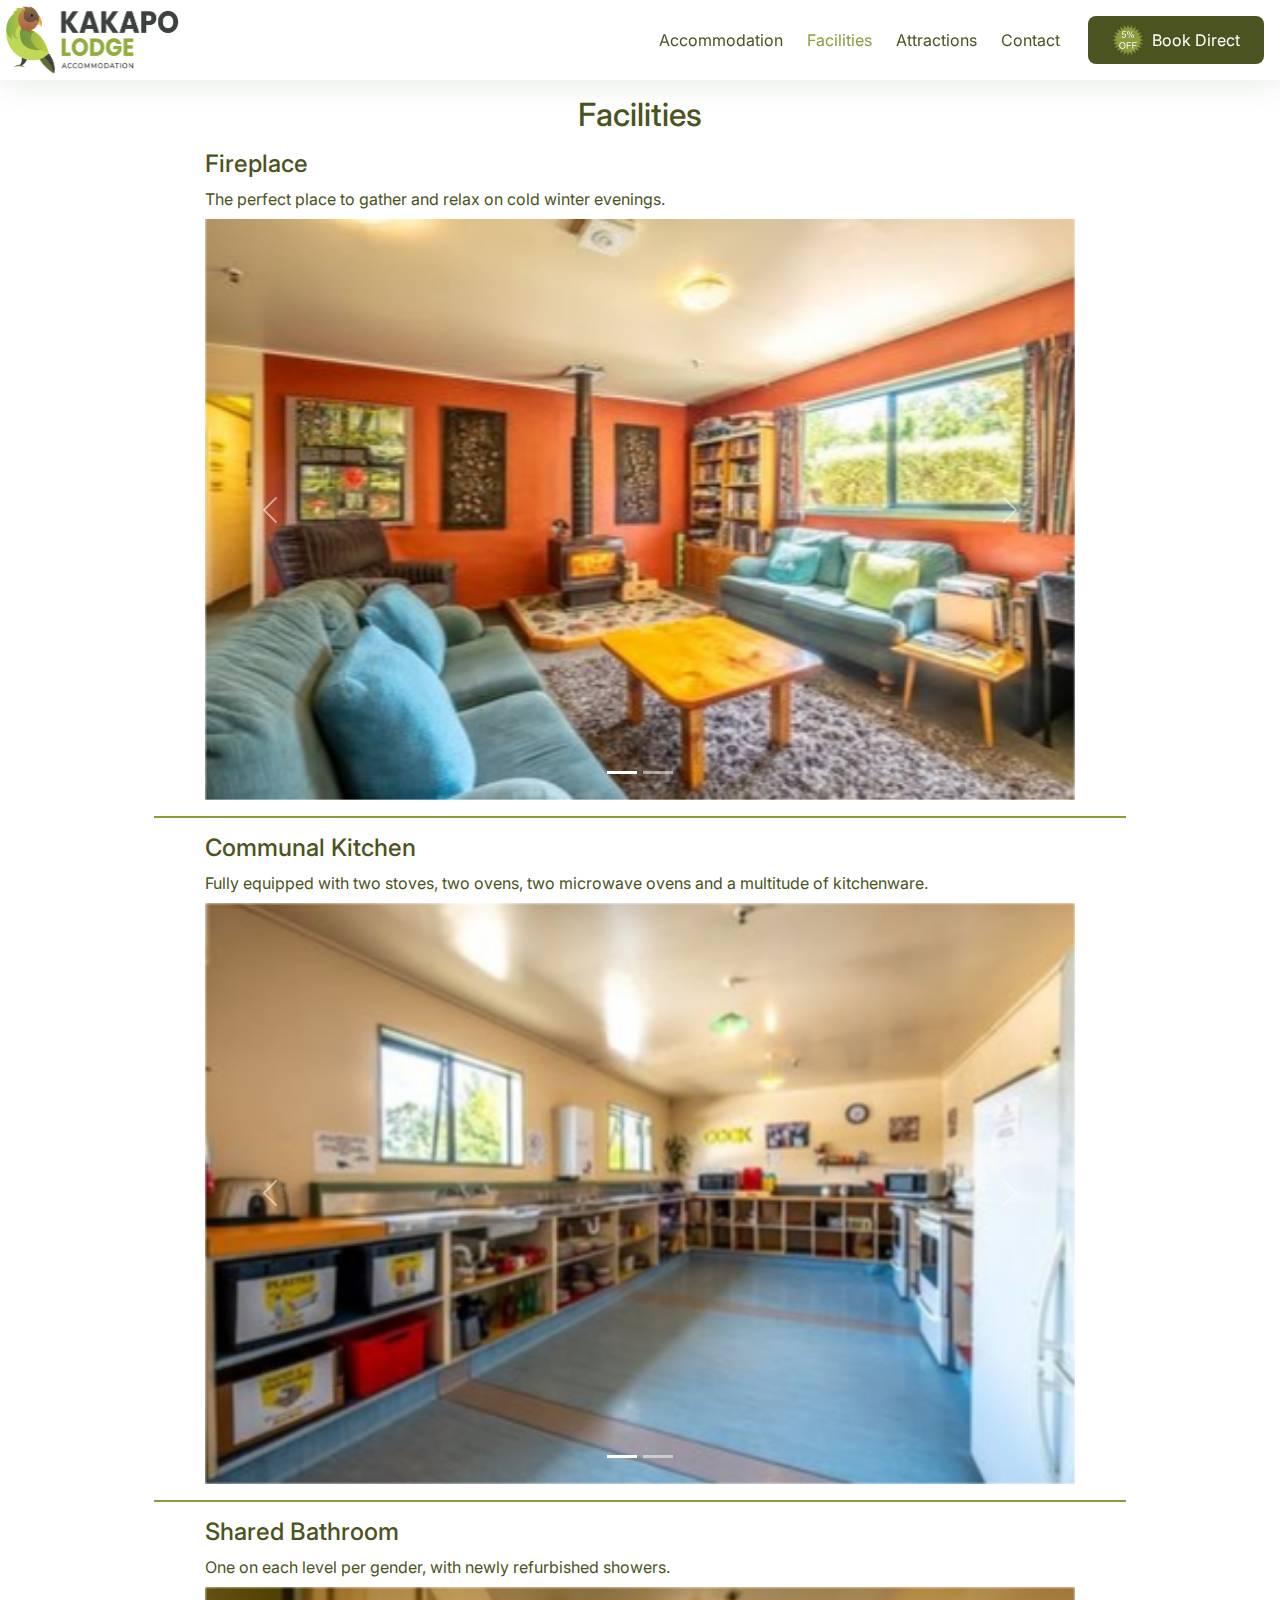
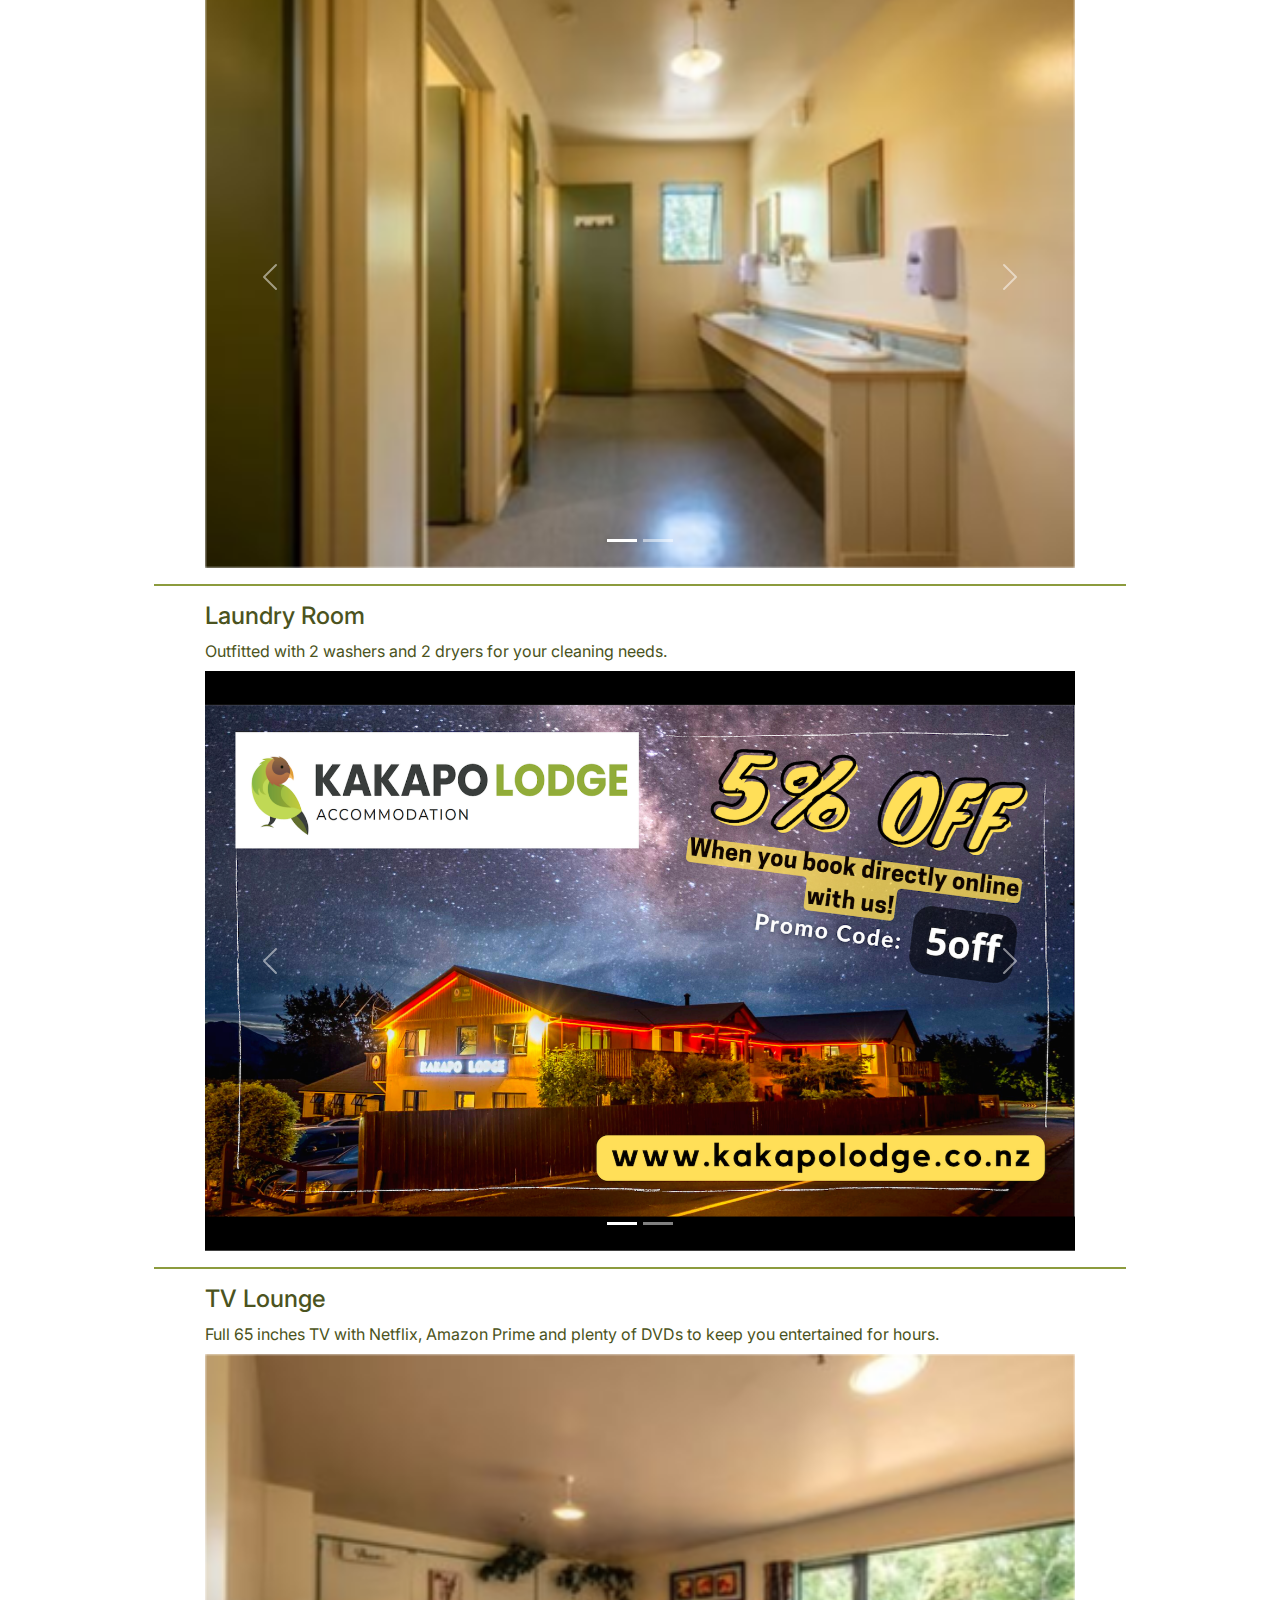
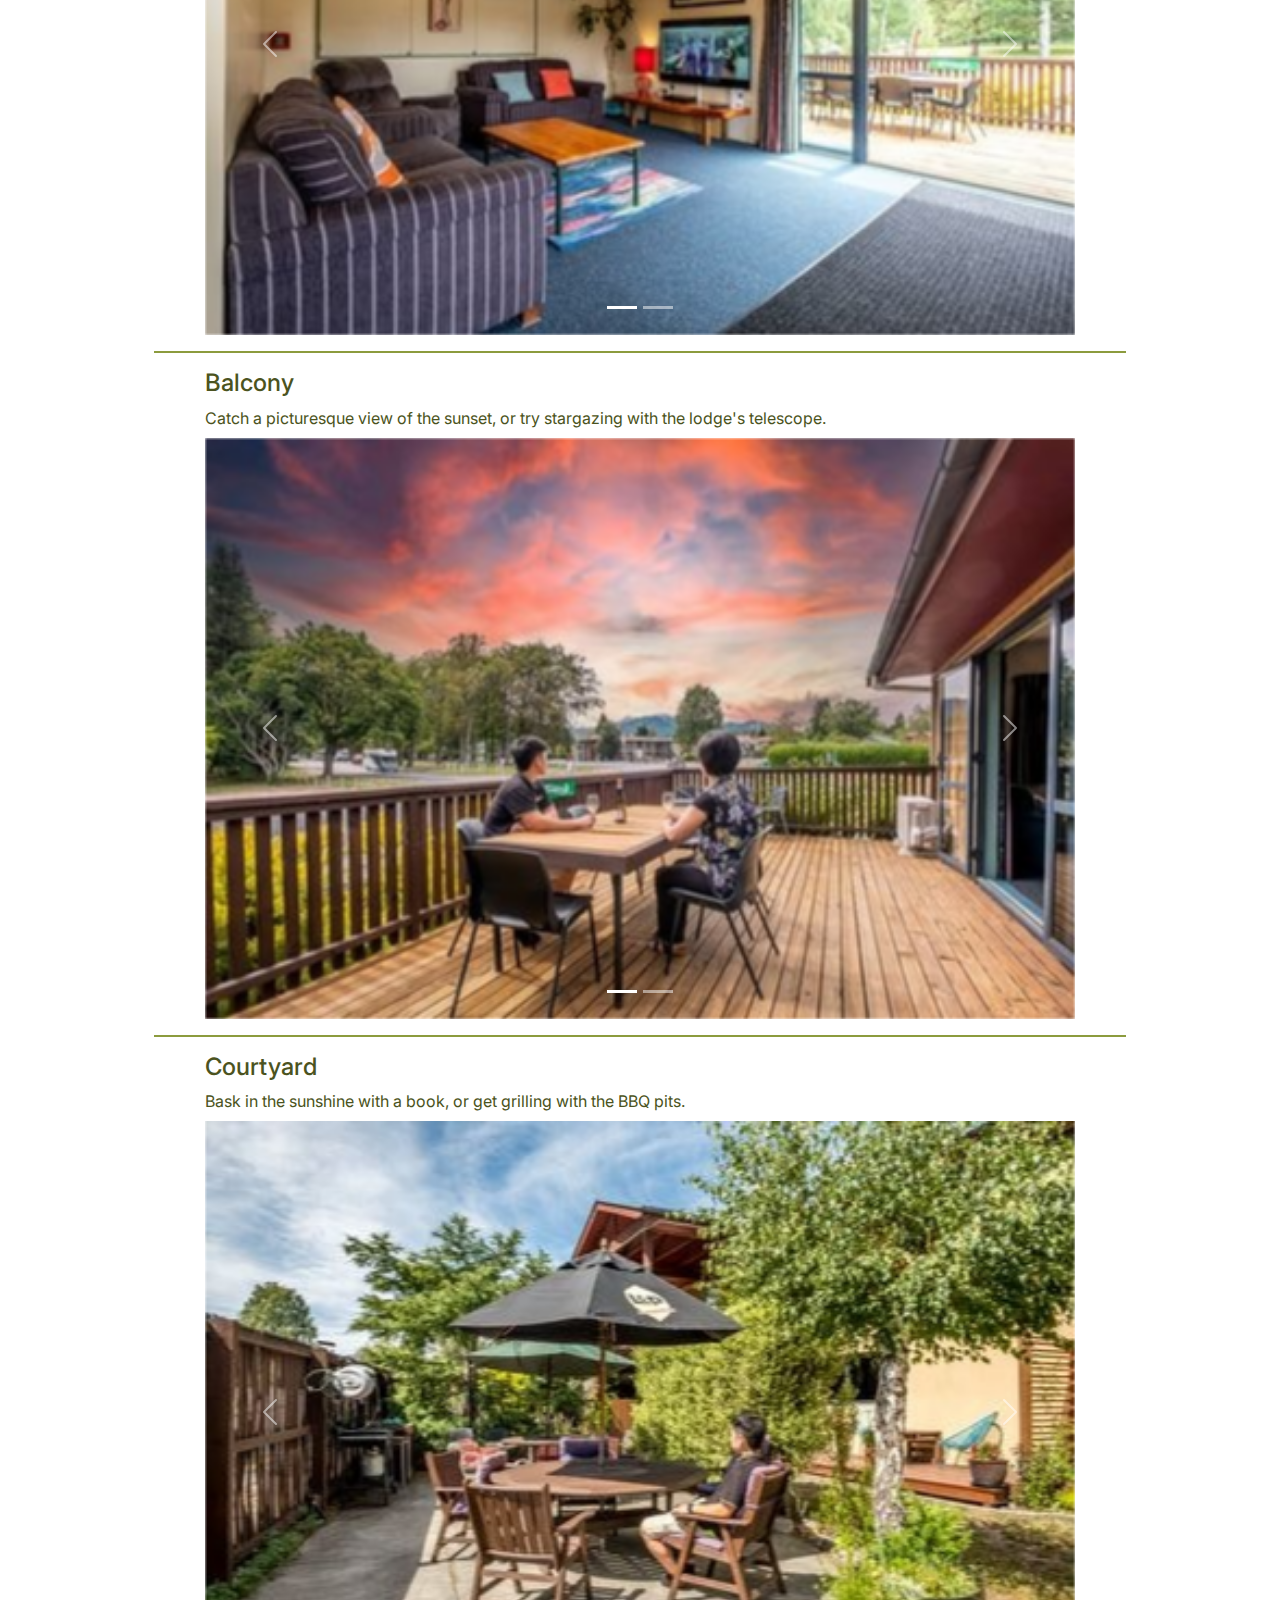
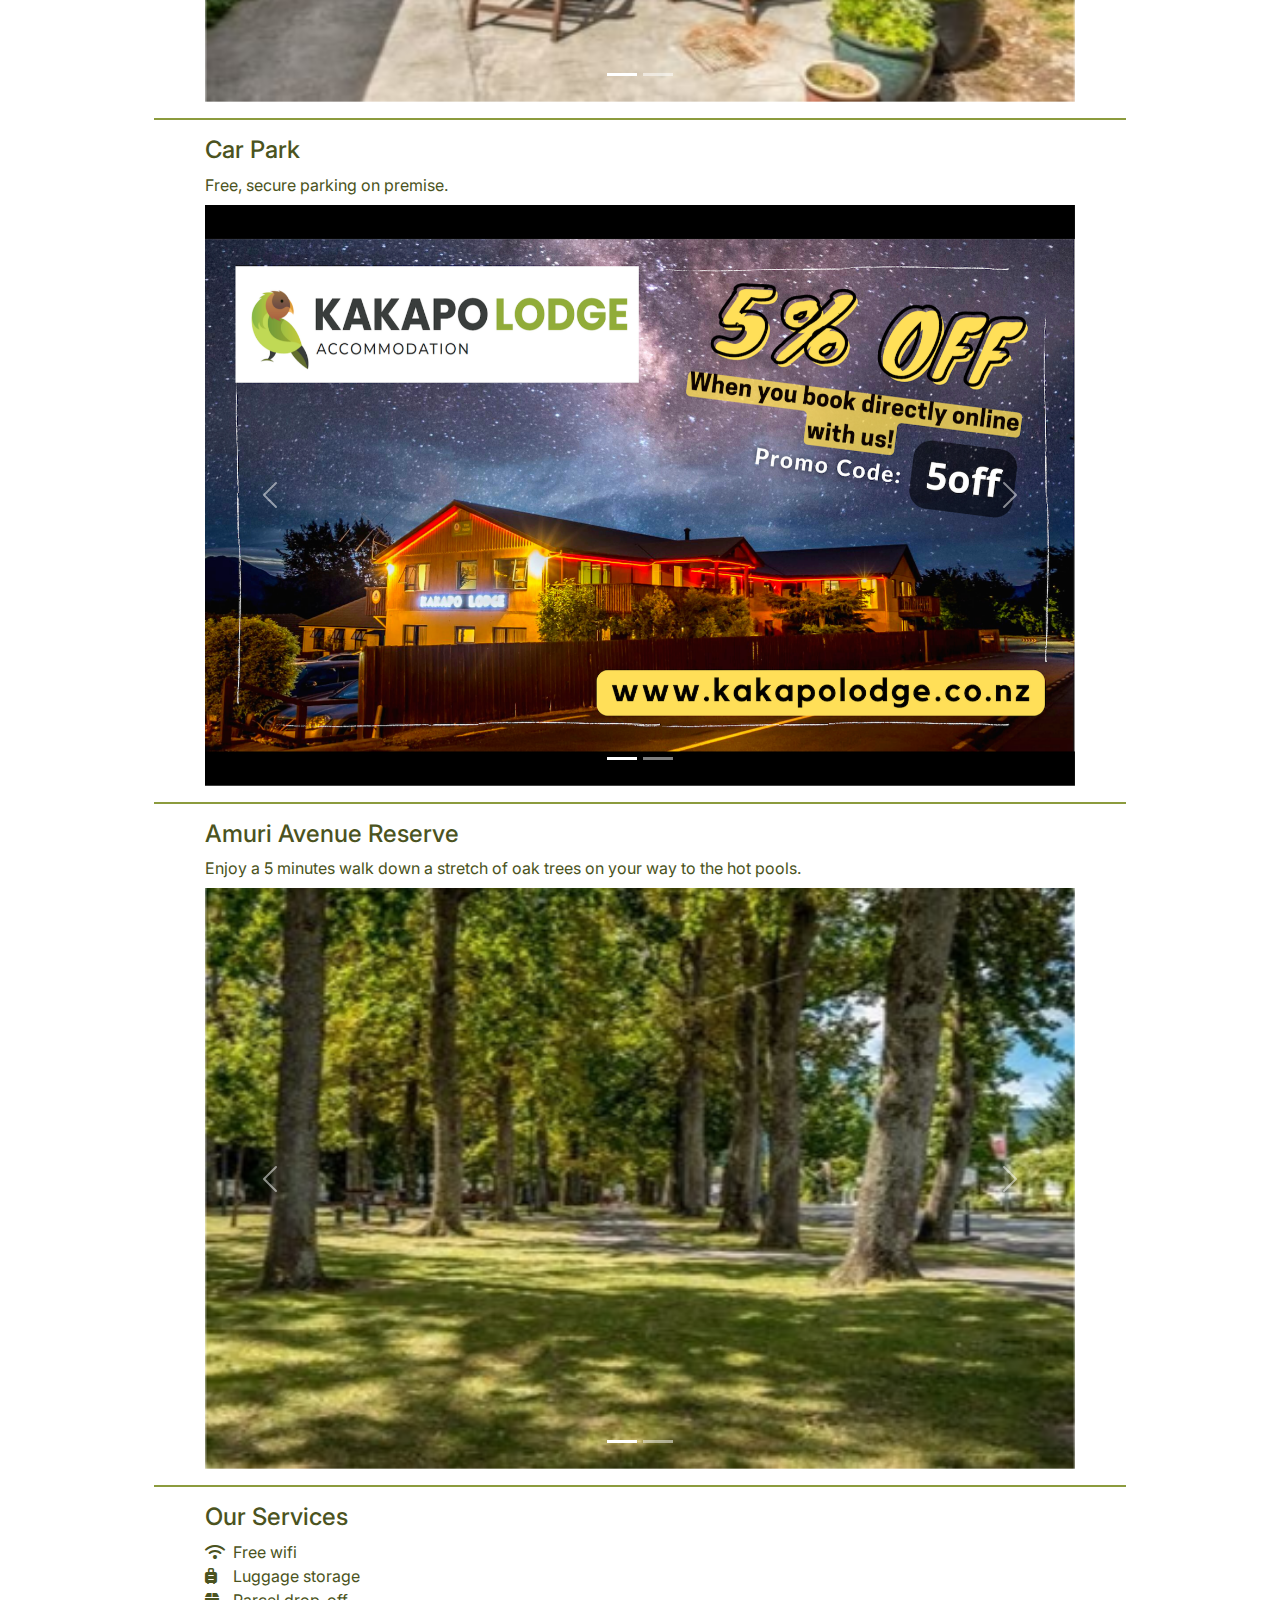
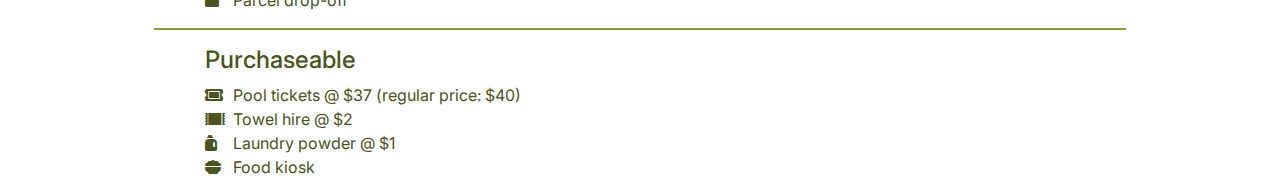
<file: subpages/facilities.html>
<!DOCTYPE html>

<html>
  <meta charset="utf-8" />
  <meta name="viewport" content="width=device-width, initial-scale=1.0" />

  <head>
    <title>Facilities | Kakapo Lodge</title>
    <link rel="icon" type="image/x-icon" href="../assets/favicon.ico" />

    <!--FontAwesome icons-->
    <link href="../fontawesome/css/fontawesome.css" rel="stylesheet" />
    <link href="../fontawesome/css/brands.css" rel="stylesheet" />
    <link href="../fontawesome/css/solid.css" rel="stylesheet" />

    <!--Bootstrap components-->
    <link href="../bootstrap/css/bootstrap.min.css" rel="stylesheet" />
    <script
      defer
      type="text/javascript"
      src="../bootstrap/js/bootstrap.min.js"
    ></script>

    <!-- Google tag (gtag.js) -->
    <script
      async
      src="https://www.googletagmanager.com/gtag/js?id=G-Q6FH3J5ZQM"
    ></script>
    <script>
      window.dataLayer = window.dataLayer || [];
      function gtag() {
        dataLayer.push(arguments);
      }
      gtag("js", new Date());
      gtag("config", "G-Q6FH3J5ZQM");
    </script>

    <!--custom styles and scripts-->
    <link rel="stylesheet" type="text/css" href="../styles.css" />
    <script defer type="text/javascript" src="../scripts.js"></script>
  </head>

  <body>
    <header id="main-top-bar">
      <div id="desktop-top-bar" class="top-bar">
        <a href="../index.html">
          <img class="main-logo" src="../assets/kakapo_logo_with_text.png" />
        </a>

        <nav class="main-nav">
          <ul class="main-menu">
            <li class="main-menu-item">
              <a class="main-menu-link" href="./accommodation.html">
                Accommodation
              </a>
            </li>
            <li class="main-menu-item">
              <a class="main-menu-link selected-link">Facilities</a>
            </li>
            <li class="main-menu-item">
              <a
                class="main-menu-link"
                target="_blank"
                href="https://visithanmersprings.co.nz/things-to-do/"
                >Attractions</a
              >
            </li>
            <li class="main-menu-item">
              <a class="main-menu-link" href="./contact.html">Contact</a>
            </li>
          </ul>

          <a
            class="book-direct-button"
            target="_blank"
            href="https://apac.littlehotelier.com/properties/kakapolodgedirect?promotion_code=5OFF"
            ><svg
              id="five-percent-off-symbol"
              version="1.1"
              viewBox="0.0 0.0 1024.0 1024.0"
              fill="none"
              stroke="none"
              stroke-linecap="square"
              stroke-miterlimit="10"
              xmlns:xlink="http://www.w3.org/1999/xlink"
              xmlns="http://www.w3.org/2000/svg"
            >
              <clipPath id="p.0">
                <path
                  d="m0 0l1024.0 0l0 1024.0l-1024.0 0l0 -1024.0z"
                  clip-rule="nonzero"
                />
              </clipPath>
              <g clip-path="url(#p.0)">
                <path
                  fill="#8c9b3e"
                  d="m-0.0026244095 512.0026l131.28703 -50.123535l-113.84106 -82.391815l139.78412 -14.433777l-88.63509 -109.05087l138.7586 22.236145l-57.392273 -128.27481l128.27481 57.392258l-22.236145 -138.7586l109.05087 88.63508l14.433777 -139.78409l82.391815 113.84106l50.123535 -131.28703l50.123535 131.28703l82.391846 -113.84106l14.433716 139.78409l109.0509 -88.63508l-22.236145 138.7586l128.27484 -57.392258l-57.392273 128.27481l138.7586 -22.236145l-88.63513 109.05087l139.78412 14.433777l-113.841064 82.391815l131.28705 50.123535l-131.28705 50.123535l113.841064 82.391846l-139.78412 14.433716l88.63513 109.0509l-138.7586 -22.236145l57.392273 128.27484l-128.27484 -57.392273l22.236145 138.7586l-109.0509 -88.63513l-14.433716 139.78412l-82.391846 -113.841064l-50.123535 131.28699l-50.123535 -131.28699l-82.391815 113.841064l-14.433777 -139.78412l-109.05087 88.63513l22.236145 -138.7586l-128.27481 57.392273l57.392273 -128.27484l-138.7586 22.236145l88.63509 -109.0509l-139.78412 -14.433716l113.84106 -82.391846z"
                  fill-rule="evenodd"
                />
                <path
                  stroke="#4b5320"
                  stroke-width="16.0"
                  stroke-linejoin="round"
                  stroke-linecap="butt"
                  d="m-0.0026244095 512.0026l131.28703 -50.123535l-113.84106 -82.391815l139.78412 -14.433777l-88.63509 -109.05087l138.7586 22.236145l-57.392273 -128.27481l128.27481 57.392258l-22.236145 -138.7586l109.05087 88.63508l14.433777 -139.78409l82.391815 113.84106l50.123535 -131.28703l50.123535 131.28703l82.391846 -113.84106l14.433716 139.78409l109.0509 -88.63508l-22.236145 138.7586l128.27484 -57.392258l-57.392273 128.27481l138.7586 -22.236145l-88.63513 109.05087l139.78412 14.433777l-113.841064 82.391815l131.28705 50.123535l-131.28705 50.123535l113.841064 82.391846l-139.78412 14.433716l88.63513 109.0509l-138.7586 -22.236145l57.392273 128.27484l-128.27484 -57.392273l22.236145 138.7586l-109.0509 -88.63513l-14.433716 139.78412l-82.391846 -113.841064l-50.123535 131.28699l-50.123535 -131.28699l-82.391815 113.841064l-14.433777 -139.78412l-109.05087 88.63513l22.236145 -138.7586l-128.27481 57.392273l57.392273 -128.27484l-138.7586 22.236145l88.63509 -109.0509l-139.78412 -14.433716l113.84106 -82.391846z"
                  fill-rule="evenodd"
                />
                <path
                  fill="#000000"
                  fill-opacity="0.0"
                  d="m27.862206 25.422573l968.2835 0l0 973.1654l-968.2835 0z"
                  fill-rule="evenodd"
                />
                <path
                  fill="#ffffff"
                  d="m312.2004 386.60526l27.078125 -2.296875q3.0 19.765625 13.953125 29.734375q10.96875 9.953125 26.4375 9.953125q18.609375 0 31.5 -14.03125q12.890625 -14.046875 12.890625 -37.25q0 -22.0625 -12.390625 -34.796875q-12.390625 -12.75 -32.4375 -12.75q-12.453125 0 -22.484375 5.65625q-10.03125 5.65625 -15.75 14.671875l-24.21875 -3.140625l20.34375 -107.859375l104.421875 0l0 24.640625l-83.796875 0l-11.3125 56.421875q18.90625 -13.171875 39.671875 -13.171875q27.5 0 46.40625 19.046875q18.90625 19.046875 18.90625 48.984375q0 28.5 -16.609375 49.28125q-20.203125 25.484375 -55.140625 25.484375q-28.65625 0 -46.78125 -16.03125q-18.109375 -16.046875 -20.6875 -42.546875zm168.01013 -104.546875q0 -22.5 11.3125 -38.25q11.3125 -15.75 32.796844 -15.75q19.765625 0 32.71875 14.109375q12.96875 14.109375 12.96875 41.453125q0 26.640625 -13.109375 41.046875q-13.09375 14.390625 -32.296875 14.390625q-19.046844 0 -31.71872 -14.171875q-12.671875 -14.1875 -12.671875 -42.828125zm44.828094 -36.25q-9.59375 0 -15.9687195 8.3125q-6.375 8.3125 -6.375 30.515625q0 20.1875 6.4375 28.421875q6.4530945 8.234375 15.9062195 8.234375q9.734375 0 16.109375 -8.296875q6.375 -8.3125 6.375 -30.375q0 -20.328125 -6.453125 -28.5625q-6.4375 -8.25 -16.03125 -8.25zm0.140625 203.53125l114.875 -221.28125l20.90625 0l-114.4375 221.28125l-21.34375 0zm90.8125 -57.0q0 -22.640625 11.3125 -38.3125q11.3125 -15.6875 32.9375 -15.6875q19.765625 0 32.71875 14.109375q12.96875 14.109375 12.96875 41.46875q0 26.640625 -13.109375 41.03125q-13.09375 14.390625 -32.4375 14.390625q-19.046875 0 -31.71875 -14.25q-12.671875 -14.25 -12.671875 -42.75zm44.96875 -36.234375q-9.734375 0 -16.109375 8.3125q-6.375 8.296875 -6.375 30.5q0 20.046875 6.4375 28.359375q6.453125 8.296875 15.90625 8.296875q9.875 0 16.25 -8.296875q6.375 -8.3125 6.375 -30.375q0 -20.328125 -6.453125 -28.5625q-6.4375 -8.234375 -16.03125 -8.234375z"
                  fill-rule="nonzero"
                />
                <path
                  fill="#ffffff"
                  d="m232.91927 691.3396q0 -52.28125 28.07814 -81.84375q28.078125 -29.578125 72.46875 -29.578125q29.078125 0 52.421875 13.890625q23.34375 13.890625 35.59375 38.75q12.25 24.84375 12.25 56.34375q0 31.9375 -12.890625 57.15625q-12.890625 25.203125 -36.53125 38.171875q-23.625 12.953125 -50.984375 12.953125q-29.640625 0 -53.0 -14.3125q-23.34375 -14.328125 -35.375015 -39.109375q-12.03125 -24.78125 -12.03125 -52.421875zm28.656265 0.4375q0 37.953125 20.40625 59.796875q20.40625 21.84375 51.203125 21.84375q31.375 0 51.640625 -22.0625q20.265625 -22.0625 20.265625 -62.59375q0 -25.640625 -8.671875 -44.75q-8.671875 -19.125 -25.359375 -29.65625q-16.671875 -10.53125 -37.4375 -10.53125q-29.515625 0 -50.78125 20.28125q-21.265625 20.265625 -21.265625 67.671875zm209.39441 101.828125l0 -209.96875l141.65622 0l0 24.78125l-113.87497 0l0 65.015625l98.546844 0l0 24.78125l-98.546844 0l0 95.390625l-27.78125 0zm179.17648 0l0 -209.96875l141.65625 0l0 24.78125l-113.875 0l0 65.015625l98.546875 0l0 24.78125l-98.546875 0l0 95.390625l-27.78125 0z"
                  fill-rule="nonzero"
                />
              </g>
            </svg>
            Book Direct
          </a>
        </nav>
      </div>

      <div id="mobile-top-bar" class="top-bar">
        <a href="../index.html">
          <img class="main-logo" src="../assets/kakapo_logo_with_text.png" />
        </a>

        <i id="mobile-menu-button" class="fa-solid fa-bars"></i>
      </div>

      <nav id="mobile-main-nav" class="main-nav">
        <ul id="mobile-main-menu" class="main-menu">
          <li class="main-menu-item">
            <a class="main-menu-link" href="./accommodation.html">
              Accommodation
            </a>
          </li>
          <li class="main-menu-item">
            <a class="main-menu-link selected-link">Facilities</a>
          </li>
          <li class="main-menu-item">
            <a
              class="main-menu-link"
              target="_blank"
              href="https://visithanmersprings.co.nz/things-to-do/"
            >
              Attractions
            </a>
          </li>
          <li class="main-menu-item">
            <a class="main-menu-link" href="./contact.html">Contact</a>
          </li>
        </ul>
      </nav>
    </header>

    <main class="page-content">
      <h1 id="page-title">Facilities</h1>

      <div id="facilities">
        <div class="facility">
          <h2 class="facility-name">Fireplace</h2>

          <p class="facility-description">
            The perfect place to gather and relax on cold winter evenings.
          </p>

          <div id="fireplace-carousel" class="carousel slide">
            <div class="carousel-indicators">
              <button
                type="button"
                data-bs-target="#fireplace-carousel"
                data-bs-slide-to="0"
                class="active"
                aria-current="true"
                aria-label="Slide 1"
              ></button>
              <button
                type="button"
                data-bs-target="#fireplace-carousel"
                data-bs-slide-to="1"
                aria-label="Slide 2"
              ></button>
            </div>

            <div class="carousel-inner">
              <div class="carousel-item active">
                <img
                  src="../assets/subpages/facilities/fireplace.jpg"
                  class="d-block w-100"
                />
              </div>
              <div class="carousel-item">
                <img
                  src="../assets/subpages/facilities/kakapo_discount_facilities.png"
                  class="d-block w-100"
                />
              </div>
            </div>

            <button
              class="carousel-control-prev"
              type="button"
              data-bs-target="#fireplace-carousel"
              data-bs-slide="prev"
            >
              <span
                class="carousel-control-prev-icon"
                aria-hidden="true"
              ></span>
              <span class="visually-hidden">Previous</span>
            </button>

            <button
              class="carousel-control-next"
              type="button"
              data-bs-target="#fireplace-carousel"
              data-bs-slide="next"
            >
              <span
                class="carousel-control-next-icon"
                aria-hidden="true"
              ></span>
              <span class="visually-hidden">Next</span>
            </button>
          </div>
        </div>

        <div class="divider"></div>

        <div class="facility">
          <h2 class="facility-name">Communal Kitchen</h2>

          <p class="facility-description">
            Fully equipped with two stoves, two ovens, two microwave ovens and a
            multitude of kitchenware.
          </p>

          <div id="communal-kitchen-carousel" class="carousel slide">
            <div class="carousel-indicators">
              <button
                type="button"
                data-bs-target="#communal-kitchen-carousel"
                data-bs-slide-to="0"
                class="active"
                aria-current="true"
                aria-label="Slide 1"
              ></button>
              <button
                type="button"
                data-bs-target="#communal-kitchen-carousel"
                data-bs-slide-to="1"
                aria-label="Slide 2"
              ></button>
            </div>

            <div class="carousel-inner">
              <div class="carousel-item active">
                <img
                  src="../assets/subpages/facilities/communal_kitchen.jpg"
                  class="d-block w-100"
                  loading="lazy"
                />
              </div>
              <div class="carousel-item">
                <img
                  src="../assets/subpages/facilities/kakapo_discount_facilities.png"
                  class="d-block w-100"
                  loading="lazy"
                />
              </div>
            </div>

            <button
              class="carousel-control-prev"
              type="button"
              data-bs-target="#communal-kitchen-carousel"
              data-bs-slide="prev"
            >
              <span
                class="carousel-control-prev-icon"
                aria-hidden="true"
              ></span>
              <span class="visually-hidden">Previous</span>
            </button>

            <button
              class="carousel-control-next"
              type="button"
              data-bs-target="#communal-kitchen-carousel"
              data-bs-slide="next"
            >
              <span
                class="carousel-control-next-icon"
                aria-hidden="true"
              ></span>
              <span class="visually-hidden">Next</span>
            </button>
          </div>
        </div>

        <div class="divider"></div>

        <div class="facility">
          <h2 class="facility-name">Shared Bathroom</h2>

          <p class="facility-description">
            One on each level per gender, with newly refurbished showers.
          </p>

          <div id="shared-bathroom-carousel" class="carousel slide">
            <div class="carousel-indicators">
              <button
                type="button"
                data-bs-target="#shared-bathroom-carousel"
                data-bs-slide-to="0"
                class="active"
                aria-current="true"
                aria-label="Slide 1"
              ></button>
              <button
                type="button"
                data-bs-target="#shared-bathroom-carousel"
                data-bs-slide-to="1"
                aria-label="Slide 2"
              ></button>
            </div>

            <div class="carousel-inner">
              <div class="carousel-item active">
                <img
                  src="../assets/subpages/facilities/shared_bathroom.jpg"
                  class="d-block w-100"
                  loading="lazy"
                />
              </div>
              <div class="carousel-item">
                <img
                  src="../assets/subpages/facilities/kakapo_discount_facilities.png"
                  class="d-block w-100"
                  loading="lazy"
                />
              </div>
            </div>

            <button
              class="carousel-control-prev"
              type="button"
              data-bs-target="#shared-bathroom-carousel"
              data-bs-slide="prev"
            >
              <span
                class="carousel-control-prev-icon"
                aria-hidden="true"
              ></span>
              <span class="visually-hidden">Previous</span>
            </button>

            <button
              class="carousel-control-next"
              type="button"
              data-bs-target="#shared-bathroom-carousel"
              data-bs-slide="next"
            >
              <span
                class="carousel-control-next-icon"
                aria-hidden="true"
              ></span>
              <span class="visually-hidden">Next</span>
            </button>
          </div>
        </div>

        <div class="divider"></div>

        <div class="facility">
          <h2 class="facility-name">Laundry Room</h2>

          <p class="facility-description">
            Outfitted with 2 washers and 2 dryers for your cleaning needs.
          </p>

          <div id="laundry-room-carousel" class="carousel slide">
            <div class="carousel-indicators">
              <button
                type="button"
                data-bs-target="#laundry-room-carousel"
                data-bs-slide-to="0"
                class="active"
                aria-current="true"
                aria-label="Slide 1"
              ></button>
              <button
                type="button"
                data-bs-target="#laundry-room-carousel"
                data-bs-slide-to="1"
                aria-label="Slide 2"
              ></button>
            </div>

            <div class="carousel-inner">
              <div class="carousel-item active">
                <img
                  src="../assets/subpages/facilities/kakapo_discount_facilities.png"
                  class="d-block w-100"
                  loading="lazy"
                />
              </div>
              <div class="carousel-item">
                <img
                  src="../assets/subpages/facilities/kakapo_discount_facilities.png"
                  class="d-block w-100"
                  loading="lazy"
                />
              </div>
            </div>

            <button
              class="carousel-control-prev"
              type="button"
              data-bs-target="#laundry-room-carousel"
              data-bs-slide="prev"
            >
              <span
                class="carousel-control-prev-icon"
                aria-hidden="true"
              ></span>
              <span class="visually-hidden">Previous</span>
            </button>

            <button
              class="carousel-control-next"
              type="button"
              data-bs-target="#laundry-room-carousel"
              data-bs-slide="next"
            >
              <span
                class="carousel-control-next-icon"
                aria-hidden="true"
              ></span>
              <span class="visually-hidden">Next</span>
            </button>
          </div>
        </div>

        <div class="divider"></div>

        <div class="facility">
          <h2 class="facility-name">TV Lounge</h2>

          <p class="facility-description">
            Full 65 inches TV with Netflix, Amazon Prime and plenty of DVDs to
            keep you entertained for hours.
          </p>

          <div id="tv-lounge-carousel" class="carousel slide">
            <div class="carousel-indicators">
              <button
                type="button"
                data-bs-target="#tv-lounge-carousel"
                data-bs-slide-to="0"
                class="active"
                aria-current="true"
                aria-label="Slide 1"
              ></button>
              <button
                type="button"
                data-bs-target="#tv-lounge-carousel"
                data-bs-slide-to="1"
                aria-label="Slide 2"
              ></button>
            </div>

            <div class="carousel-inner">
              <div class="carousel-item active">
                <img
                  src="../assets/subpages/facilities/tv_lounge.jpg"
                  class="d-block w-100"
                  loading="lazy"
                />
              </div>
              <div class="carousel-item">
                <img
                  src="../assets/subpages/facilities/kakapo_discount_facilities.png"
                  class="d-block w-100"
                  loading="lazy"
                />
              </div>
            </div>

            <button
              class="carousel-control-prev"
              type="button"
              data-bs-target="#tv-lounge-carousel"
              data-bs-slide="prev"
            >
              <span
                class="carousel-control-prev-icon"
                aria-hidden="true"
              ></span>
              <span class="visually-hidden">Previous</span>
            </button>

            <button
              class="carousel-control-next"
              type="button"
              data-bs-target="#tv-lounge-carousel"
              data-bs-slide="next"
            >
              <span
                class="carousel-control-next-icon"
                aria-hidden="true"
              ></span>
              <span class="visually-hidden">Next</span>
            </button>
          </div>
        </div>

        <div class="divider"></div>

        <div class="facility">
          <h2 class="facility-name">Balcony</h2>

          <p class="facility-description">
            Catch a picturesque view of the sunset, or try stargazing with the
            lodge's telescope.
          </p>

          <div id="balcony-carousel" class="carousel slide">
            <div class="carousel-indicators">
              <button
                type="button"
                data-bs-target="#balcony-carousel"
                data-bs-slide-to="0"
                class="active"
                aria-current="true"
                aria-label="Slide 1"
              ></button>
              <button
                type="button"
                data-bs-target="#balcony-carousel"
                data-bs-slide-to="1"
                aria-label="Slide 2"
              ></button>
            </div>

            <div class="carousel-inner">
              <div class="carousel-item active">
                <img
                  src="../assets/subpages/facilities/balcony.jpg"
                  class="d-block w-100"
                  loading="lazy"
                />
              </div>
              <div class="carousel-item">
                <img
                  src="../assets/subpages/facilities/kakapo_discount_facilities.png"
                  class="d-block w-100"
                  loading="lazy"
                />
              </div>
            </div>

            <button
              class="carousel-control-prev"
              type="button"
              data-bs-target="#balcony-carousel"
              data-bs-slide="prev"
            >
              <span
                class="carousel-control-prev-icon"
                aria-hidden="true"
              ></span>
              <span class="visually-hidden">Previous</span>
            </button>

            <button
              class="carousel-control-next"
              type="button"
              data-bs-target="#balcony-carousel"
              data-bs-slide="next"
            >
              <span
                class="carousel-control-next-icon"
                aria-hidden="true"
              ></span>
              <span class="visually-hidden">Next</span>
            </button>
          </div>
        </div>

        <div class="divider"></div>

        <div class="facility">
          <h2 class="facility-name">Courtyard</h2>

          <p class="facility-description">
            Bask in the sunshine with a book, or get grilling with the BBQ pits.
          </p>

          <div id="courtyard-carousel" class="carousel slide">
            <div class="carousel-indicators">
              <button
                type="button"
                data-bs-target="#courtyard-carousel"
                data-bs-slide-to="0"
                class="active"
                aria-current="true"
                aria-label="Slide 1"
              ></button>
              <button
                type="button"
                data-bs-target="#courtyard-carousel"
                data-bs-slide-to="1"
                aria-label="Slide 2"
              ></button>
            </div>

            <div class="carousel-inner">
              <div class="carousel-item active">
                <img
                  src="../assets/subpages/facilities/courtyard.jpg"
                  class="d-block w-100"
                  loading="lazy"
                />
              </div>
              <div class="carousel-item">
                <img
                  src="../assets/subpages/facilities/kakapo_discount_facilities.png"
                  class="d-block w-100"
                  loading="lazy"
                />
              </div>
            </div>

            <button
              class="carousel-control-prev"
              type="button"
              data-bs-target="#courtyard-carousel"
              data-bs-slide="prev"
            >
              <span
                class="carousel-control-prev-icon"
                aria-hidden="true"
              ></span>
              <span class="visually-hidden">Previous</span>
            </button>

            <button
              class="carousel-control-next"
              type="button"
              data-bs-target="#courtyard-carousel"
              data-bs-slide="next"
            >
              <span
                class="carousel-control-next-icon"
                aria-hidden="true"
              ></span>
              <span class="visually-hidden">Next</span>
            </button>
          </div>
        </div>

        <div class="divider"></div>

        <div class="facility">
          <h2 class="facility-name">Car Park</h2>

          <p class="facility-description">Free, secure parking on premise.</p>

          <div id="car-park-carousel" class="carousel slide">
            <div class="carousel-indicators">
              <button
                type="button"
                data-bs-target="#car-park-carousel"
                data-bs-slide-to="0"
                class="active"
                aria-current="true"
                aria-label="Slide 1"
              ></button>
              <button
                type="button"
                data-bs-target="#car-park-carousel"
                data-bs-slide-to="1"
                aria-label="Slide 2"
              ></button>
            </div>

            <div class="carousel-inner">
              <div class="carousel-item active">
                <img
                  src="../assets/subpages/facilities/kakapo_discount_facilities.png"
                  class="d-block w-100"
                  loading="lazy"
                />
              </div>
              <div class="carousel-item">
                <img
                  src="../assets/subpages/facilities/kakapo_discount_facilities.png"
                  class="d-block w-100"
                  loading="lazy"
                />
              </div>
            </div>

            <button
              class="carousel-control-prev"
              type="button"
              data-bs-target="#car-park-carousel"
              data-bs-slide="prev"
            >
              <span
                class="carousel-control-prev-icon"
                aria-hidden="true"
              ></span>
              <span class="visually-hidden">Previous</span>
            </button>

            <button
              class="carousel-control-next"
              type="button"
              data-bs-target="#car-park-carousel"
              data-bs-slide="next"
            >
              <span
                class="carousel-control-next-icon"
                aria-hidden="true"
              ></span>
              <span class="visually-hidden">Next</span>
            </button>
          </div>
        </div>

        <div class="divider"></div>

        <div class="facility">
          <h2 class="facility-name">Amuri Avenue Reserve</h2>

          <p class="facility-description">
            Enjoy a 5 minutes walk down a stretch of oak trees on your way to
            the hot pools.
          </p>

          <div id="amuri-avenue-reserve-carousel" class="carousel slide">
            <div class="carousel-indicators">
              <button
                type="button"
                data-bs-target="#amuri-avenue-reserve-carousel"
                data-bs-slide-to="0"
                class="active"
                aria-current="true"
                aria-label="Slide 1"
              ></button>
              <button
                type="button"
                data-bs-target="#amuri-avenue-reserve-carousel"
                data-bs-slide-to="1"
                aria-label="Slide 2"
              ></button>
            </div>

            <div class="carousel-inner">
              <div class="carousel-item active">
                <img
                  src="../assets/subpages/facilities/amuri_avenue_reserve.jpg"
                  class="d-block w-100"
                  loading="lazy"
                />
              </div>
              <div class="carousel-item">
                <img
                  src="../assets/subpages/facilities/kakapo_discount_facilities.png"
                  class="d-block w-100"
                  loading="lazy"
                />
              </div>
            </div>

            <button
              class="carousel-control-prev"
              type="button"
              data-bs-target="#amuri-avenue-reserve-carousel"
              data-bs-slide="prev"
            >
              <span
                class="carousel-control-prev-icon"
                aria-hidden="true"
              ></span>
              <span class="visually-hidden">Previous</span>
            </button>

            <button
              class="carousel-control-next"
              type="button"
              data-bs-target="#amuri-avenue-reserve-carousel"
              data-bs-slide="next"
            >
              <span
                class="carousel-control-next-icon"
                aria-hidden="true"
              ></span>
              <span class="visually-hidden">Next</span>
            </button>
          </div>
        </div>

        <div class="divider"></div>

        <div class="facility">
          <h2 class="facility-name">Our Services</h2>

          <div class="facility-description">
            <div class="accommodation-feature">
              <i class="accommodation-feature-icon fa-solid fa-wifi"></i>
              Free wifi
            </div>

            <div class="accommodation-feature">
              <i
                class="accommodation-feature-icon fa-solid fa-suitcase-rolling"
              ></i>
              Luggage storage
            </div>

            <div class="accommodation-feature">
              <i class="accommodation-feature-icon fa-solid fa-box"></i>
              Parcel drop-off
            </div>
          </div>
        </div>

        <div class="divider"></div>

        <div class="facility">
          <h2 class="facility-name">Purchaseable</h2>

          <div class="facility-description">
            <div class="accommodation-feature">
              <i class="accommodation-feature-icon fa-solid fa-ticket"></i>
              Pool tickets @ $37 (regular price: $40)
            </div>

            <div class="accommodation-feature">
              <i class="accommodation-feature-icon fa-solid fa-rug"></i>
              Towel hire @ $2
            </div>

            <div class="accommodation-feature">
              <i class="accommodation-feature-icon fa-solid fa-jug-detergent">
              </i>
              Laundry powder @ $1
            </div>

            <div class="accommodation-feature">
              <i class="accommodation-feature-icon fa-solid fa-bowl-food"></i>
              Food kiosk
            </div>
          </div>
        </div>
      </div>
    </main>

    <footer id="mobile-bottom-bar">
      <a class="book-direct-button" target="_blank" href="tel:03 315 7472">
        <i class="fa-solid fa-phone"></i>
        Call Us!
      </a>

      <a
        id="mobile-book-direct-button"
        class="book-direct-button"
        target="_blank"
        href="https://apac.littlehotelier.com/properties/kakapolodgedirect?promotion_code=5OFF"
        ><svg
          id="five-percent-off-symbol"
          version="1.1"
          viewBox="0.0 0.0 1024.0 1024.0"
          fill="none"
          stroke="none"
          stroke-linecap="square"
          stroke-miterlimit="10"
          xmlns:xlink="http://www.w3.org/1999/xlink"
          xmlns="http://www.w3.org/2000/svg"
        >
          <clipPath id="p.0">
            <path
              d="m0 0l1024.0 0l0 1024.0l-1024.0 0l0 -1024.0z"
              clip-rule="nonzero"
            />
          </clipPath>
          <g clip-path="url(#p.0)">
            <path
              fill="#8c9b3e"
              d="m-0.0026244095 512.0026l131.28703 -50.123535l-113.84106 -82.391815l139.78412 -14.433777l-88.63509 -109.05087l138.7586 22.236145l-57.392273 -128.27481l128.27481 57.392258l-22.236145 -138.7586l109.05087 88.63508l14.433777 -139.78409l82.391815 113.84106l50.123535 -131.28703l50.123535 131.28703l82.391846 -113.84106l14.433716 139.78409l109.0509 -88.63508l-22.236145 138.7586l128.27484 -57.392258l-57.392273 128.27481l138.7586 -22.236145l-88.63513 109.05087l139.78412 14.433777l-113.841064 82.391815l131.28705 50.123535l-131.28705 50.123535l113.841064 82.391846l-139.78412 14.433716l88.63513 109.0509l-138.7586 -22.236145l57.392273 128.27484l-128.27484 -57.392273l22.236145 138.7586l-109.0509 -88.63513l-14.433716 139.78412l-82.391846 -113.841064l-50.123535 131.28699l-50.123535 -131.28699l-82.391815 113.841064l-14.433777 -139.78412l-109.05087 88.63513l22.236145 -138.7586l-128.27481 57.392273l57.392273 -128.27484l-138.7586 22.236145l88.63509 -109.0509l-139.78412 -14.433716l113.84106 -82.391846z"
              fill-rule="evenodd"
            />
            <path
              stroke="#4b5320"
              stroke-width="16.0"
              stroke-linejoin="round"
              stroke-linecap="butt"
              d="m-0.0026244095 512.0026l131.28703 -50.123535l-113.84106 -82.391815l139.78412 -14.433777l-88.63509 -109.05087l138.7586 22.236145l-57.392273 -128.27481l128.27481 57.392258l-22.236145 -138.7586l109.05087 88.63508l14.433777 -139.78409l82.391815 113.84106l50.123535 -131.28703l50.123535 131.28703l82.391846 -113.84106l14.433716 139.78409l109.0509 -88.63508l-22.236145 138.7586l128.27484 -57.392258l-57.392273 128.27481l138.7586 -22.236145l-88.63513 109.05087l139.78412 14.433777l-113.841064 82.391815l131.28705 50.123535l-131.28705 50.123535l113.841064 82.391846l-139.78412 14.433716l88.63513 109.0509l-138.7586 -22.236145l57.392273 128.27484l-128.27484 -57.392273l22.236145 138.7586l-109.0509 -88.63513l-14.433716 139.78412l-82.391846 -113.841064l-50.123535 131.28699l-50.123535 -131.28699l-82.391815 113.841064l-14.433777 -139.78412l-109.05087 88.63513l22.236145 -138.7586l-128.27481 57.392273l57.392273 -128.27484l-138.7586 22.236145l88.63509 -109.0509l-139.78412 -14.433716l113.84106 -82.391846z"
              fill-rule="evenodd"
            />
            <path
              fill="#000000"
              fill-opacity="0.0"
              d="m27.862206 25.422573l968.2835 0l0 973.1654l-968.2835 0z"
              fill-rule="evenodd"
            />
            <path
              fill="#ffffff"
              d="m312.2004 386.60526l27.078125 -2.296875q3.0 19.765625 13.953125 29.734375q10.96875 9.953125 26.4375 9.953125q18.609375 0 31.5 -14.03125q12.890625 -14.046875 12.890625 -37.25q0 -22.0625 -12.390625 -34.796875q-12.390625 -12.75 -32.4375 -12.75q-12.453125 0 -22.484375 5.65625q-10.03125 5.65625 -15.75 14.671875l-24.21875 -3.140625l20.34375 -107.859375l104.421875 0l0 24.640625l-83.796875 0l-11.3125 56.421875q18.90625 -13.171875 39.671875 -13.171875q27.5 0 46.40625 19.046875q18.90625 19.046875 18.90625 48.984375q0 28.5 -16.609375 49.28125q-20.203125 25.484375 -55.140625 25.484375q-28.65625 0 -46.78125 -16.03125q-18.109375 -16.046875 -20.6875 -42.546875zm168.01013 -104.546875q0 -22.5 11.3125 -38.25q11.3125 -15.75 32.796844 -15.75q19.765625 0 32.71875 14.109375q12.96875 14.109375 12.96875 41.453125q0 26.640625 -13.109375 41.046875q-13.09375 14.390625 -32.296875 14.390625q-19.046844 0 -31.71872 -14.171875q-12.671875 -14.1875 -12.671875 -42.828125zm44.828094 -36.25q-9.59375 0 -15.9687195 8.3125q-6.375 8.3125 -6.375 30.515625q0 20.1875 6.4375 28.421875q6.4530945 8.234375 15.9062195 8.234375q9.734375 0 16.109375 -8.296875q6.375 -8.3125 6.375 -30.375q0 -20.328125 -6.453125 -28.5625q-6.4375 -8.25 -16.03125 -8.25zm0.140625 203.53125l114.875 -221.28125l20.90625 0l-114.4375 221.28125l-21.34375 0zm90.8125 -57.0q0 -22.640625 11.3125 -38.3125q11.3125 -15.6875 32.9375 -15.6875q19.765625 0 32.71875 14.109375q12.96875 14.109375 12.96875 41.46875q0 26.640625 -13.109375 41.03125q-13.09375 14.390625 -32.4375 14.390625q-19.046875 0 -31.71875 -14.25q-12.671875 -14.25 -12.671875 -42.75zm44.96875 -36.234375q-9.734375 0 -16.109375 8.3125q-6.375 8.296875 -6.375 30.5q0 20.046875 6.4375 28.359375q6.453125 8.296875 15.90625 8.296875q9.875 0 16.25 -8.296875q6.375 -8.3125 6.375 -30.375q0 -20.328125 -6.453125 -28.5625q-6.4375 -8.234375 -16.03125 -8.234375z"
              fill-rule="nonzero"
            />
            <path
              fill="#ffffff"
              d="m232.91927 691.3396q0 -52.28125 28.07814 -81.84375q28.078125 -29.578125 72.46875 -29.578125q29.078125 0 52.421875 13.890625q23.34375 13.890625 35.59375 38.75q12.25 24.84375 12.25 56.34375q0 31.9375 -12.890625 57.15625q-12.890625 25.203125 -36.53125 38.171875q-23.625 12.953125 -50.984375 12.953125q-29.640625 0 -53.0 -14.3125q-23.34375 -14.328125 -35.375015 -39.109375q-12.03125 -24.78125 -12.03125 -52.421875zm28.656265 0.4375q0 37.953125 20.40625 59.796875q20.40625 21.84375 51.203125 21.84375q31.375 0 51.640625 -22.0625q20.265625 -22.0625 20.265625 -62.59375q0 -25.640625 -8.671875 -44.75q-8.671875 -19.125 -25.359375 -29.65625q-16.671875 -10.53125 -37.4375 -10.53125q-29.515625 0 -50.78125 20.28125q-21.265625 20.265625 -21.265625 67.671875zm209.39441 101.828125l0 -209.96875l141.65622 0l0 24.78125l-113.87497 0l0 65.015625l98.546844 0l0 24.78125l-98.546844 0l0 95.390625l-27.78125 0zm179.17648 0l0 -209.96875l141.65625 0l0 24.78125l-113.875 0l0 65.015625l98.546875 0l0 24.78125l-98.546875 0l0 95.390625l-27.78125 0z"
              fill-rule="nonzero"
            />
          </g>
        </svg>
        Book Direct
      </a>
    </footer>
  </body>
</html>
</file>
<file: styles.css>
/* font */
@import url("https://fonts.googleapis.com/css2?family=Inter:wght@100..900&display=swap");

/* start custom properties */

:root {
  --primary-color: #4b5320;
  --secondary-color: #8c9b3e;
  --tertiary-color: #6e5546;
}

:host {
  --color-bg-default: white;
  --color-fg-primary: #4b5320; /* range start and end background color */
  --color-fg-default: #4b5320; /* color for rest of text */
  --color-fg-accent: #6e5546; /* today's date color */
  --color-bg-inrange: #8c9b3e; /* range in-between background color */
}

/* end custom properties */

/* start of base styling */

html {
  font-family: Arial, Helvetica, sans-serif; /* fallback */
}

body,
h1,
h2,
h3,
h4,
h5,
h6,
p {
  margin: 0;
}

body {
  color: var(--primary-color);
  font-family: Inter;
}

a {
  text-decoration: none;
}

/* end of base styling */

/* start of multi-page styling */

#page-title {
  text-align: center;
  font-size: xx-large;
  font-weight: 500;
  padding: 16px 0px;

  @media (width < 700px) {
    font-size: x-large;
    padding: 10px 0px;
  }
}

.page-content {
  margin-bottom: 16px;

  @media (width < 800px) {
    margin-bottom: 72px;
  }
}

/* end of multi-page styling */

/* start of top bar styling */

#main-top-bar {
  background-color: white;
  box-shadow: 0px 2px 32px 2px rgba(0, 64, 0, 0.1);

  position: sticky;
  top: 0px;

  z-index: 4;
}

.top-bar {
  display: flex;
  justify-content: space-between;
}

.main-logo {
  height: 80px;

  @media (width < 800px) {
    height: 64px;
  }
}

.main-nav {
  display: flex;

  @media (width < 800px) {
    flex-direction: column;
    /* justify-content: center; */
  }
}

.main-menu {
  display: flex;
  margin: 0px;

  @media (width < 800px) {
    flex-direction: column;
    gap: 8px;

    margin: 0px 16px;
    padding-left: 0px;
  }
}

.main-menu-item {
  list-style: none;

  display: flex;
  justify-content: right;
  align-items: center;
  margin: 0px 12px;
}

.main-menu-link {
  color: var(--primary-color);
}
.main-menu-link.selected-link {
  color: var(--secondary-color);
}
.main-menu-link:not(.selected-link):hover {
  text-decoration: underline;
}

.book-direct-button {
  background-color: var(--primary-color);
  color: white;

  display: flex;
  align-items: center;
  justify-content: center;
  gap: 8px;

  margin: 16px;
  padding: 0px 24px;
  border-radius: 8px;

  @media (width < 800px) {
    margin: 0px;
    padding: 6px 0px;

    height: 44px;
    width: 33%;
  }
}
.book-direct-button:hover {
  background-color: var(--secondary-color);
}

#mobile-book-direct-button {
  width: 65%;
}

#five-percent-off-symbol {
  height: 32px;
}

#desktop-top-bar {
  @media (width < 800px) {
    display: none;
  }
}

#mobile-top-bar {
  display: none;

  @media (width < 800px) {
    display: flex;
  }
}

#mobile-menu-button {
  font-size: 32px;
  padding: 16px 28px;
}

#mobile-main-nav,
#mobile-main-menu {
  transition: 0.4s;
}

#mobile-main-menu {
  animation: fade-in 1s;
  -webkit-animation: fade-in 1s;
  -moz-animation: fade-in 1s;
  -o-animation: fade-in 1s;
  -ms-animation: fade-in 1s;
}

@keyframes fade-in {
  0% {
    opacity: 0;
  }
  100% {
    opacity: 1;
  }
}

@-moz-keyframes fade-in {
  0% {
    opacity: 0;
  }
  100% {
    opacity: 1;
  }
}

@-webkit-keyframes fade-in {
  0% {
    opacity: 0;
  }
  100% {
    opacity: 1;
  }
}

@-o-keyframes fade-in {
  0% {
    opacity: 0;
  }
  100% {
    opacity: 1;
  }
}

@-ms-keyframes fade-in {
  0% {
    opacity: 0;
  }
  100% {
    opacity: 1;
  }
}

/* end of top bar styling */

/* start of bottom bar styling */

#mobile-bottom-bar {
  display: none;

  padding: 8px 8px;
  justify-content: space-between;
  align-items: center;

  position: fixed;
  left: 0px;
  bottom: 0px;
  width: 100%;
  z-index: 2;

  border-radius: 12px 12px 0px 0px;
  border-top: 1px solid #8c9b3e50;

  background-color: white;
  box-shadow: 0px -4px 20px 0px rgba(0, 64, 0, 0.1);

  @media (width < 800px) {
    display: flex;
  }
}

/* end of bottom bar styling */

/* start of landing page content styling */

#landing-page-content {
  display: flex;
  flex-direction: column;
  gap: 24px;

  @media (width < 700px) {
    gap: 16px;
  }
}

#main-banner {
  width: 100%;
}

#introduction {
  display: flex;
  flex-direction: column;
  gap: 12px;

  padding: 0px 16vw;

  @media (width < 700px) {
    padding: 0px 32px;
  }
}

#introduction-title {
  text-align: center;
  font-size: xx-large;
  font-weight: 500;

  @media (width < 700px) {
    font-size: x-large;
  }
}

#reviews-title {
  font-size: larger;
  text-align: center;
}

#desktop-tripadvisor-reviews {
  width: 468px;
  margin: 0px auto;

  @media (width < 700px) {
    display: none;
  }
}

#mobile-tripadvisor-reviews {
  width: 240px;
  margin: 0px auto;
  display: none;

  @media (width < 700px) {
    display: block;
  }
}

/* end of landing page content styling */

/* start of accommodation page content styling */

#accommodation-filters {
  box-shadow: 0px 2px 32px 2px rgba(0, 64, 0, 0.1);
  background-color: var(--secondary-color);
  color: white;

  position: sticky;
  top: 80px;

  z-index: 3;

  display: flex;
  gap: 16px;
  justify-content: center;

  @media (width < 800px) {
    top: 64px;

    display: block;
  }
}

#date-range-picker {
  color: var(--primary-color);

  border-radius: 4px;
  border: none;

  width: 220px;
}

#mobile-filter-button {
  display: none;

  text-align: center;
  padding: 6px;

  border-top: 1px solid var(--primary-color);
  box-shadow: 0px 2px 32px 2px rgba(0, 64, 0, 0.1);

  @media (width < 700px) {
    display: block;
  }
}

.filter-options {
  display: flex;
  gap: 20px;

  padding: 8px;
  justify-content: center;

  @media (width < 700px) {
    flex-direction: column;
    gap: 4px;
  }
}

.filter-option {
  display: flex;
  align-items: center;
  gap: 4px;

  @media (width < 700px) {
    justify-content: space-between;
  }
}

.accommodation-checkbox {
  width: 20px;
  height: 20px;
}
.accommodation-checkbox:checked {
  /* TODO */
}

#accommodation-cards {
  display: flex;
  flex-direction: column;
  gap: 24px;

  margin: 16px 0px;

  @media (width < 700px) {
    gap: 16px;
  }
}

.accommodation-card {
  display: flex;
  gap: 32px;

  width: 76%;
  margin: 0px auto;
  padding: 16px;

  border: 2px solid var(--secondary-color);
  border-radius: 16px;

  @media (width < 700px) {
    flex-direction: column;
    gap: 16px;

    width: 92%;
  }
}

.accommodation-carousel {
  width: 48%;
  min-width: 48%;
  height: 80%;

  @media (width < 700px) {
    width: 100%;
  }
}

.accommodation-image {
  border-radius: 16px;
}

.accommodation-text {
  display: flex;
  flex-direction: column;
  gap: 8px;

  margin: 8px 0px;

  @media (width < 700px) {
    margin: 0px;
  }
}

.accommodation-name {
  font-size: x-large;

  @media (width < 700px) {
    font-size: larger;
  }
}

.accommodation-price {
  color: var(--secondary-color);
  font-size: large;
  font-weight: 500;
}

.accommodation-features {
  display: flex;
  flex-direction: column;
  gap: 4px;

  margin: 8px 0px;
}

.accommodation-feature-icon {
  width: 24px;
}

.accommodation-availability {
  color: var(--primary-color);
  font-size: large;

  @media (width < 700px) {
    text-align: center;
  }
}

.book-accommodation-button {
  display: flex;
  align-items: center;
  justify-content: space-between;

  background-color: var(--secondary-color);
  color: white;

  width: 240px;
  padding: 8px 16px;

  border-radius: 8px;

  @media (width < 700px) {
    width: 100%;
  }
}

#no-accommodation {
  display: none;
  gap: 32px;

  width: 76%;
  margin: 0px auto;
  padding: 16px;

  border: 2px solid var(--secondary-color);
  border-radius: 16px;
}

#no-accommodation-message {
  width: 100%;
  text-align: center;

  display: flex;
  flex-direction: column;
  gap: 8px;
}

#no-accommodation-title {
  color: var(--tertiary-color);
}

/* end of accommodation page content styling */

/* start of facilities page content styling */

#facilities {
  display: flex;
  flex-direction: column;
  gap: 16px;

  @media (width < 700px) {
    gap: 12px;
  }
}

.facility {
  display: flex;
  flex-direction: column;
  gap: 8px;

  width: 68%;
  margin: 0px auto;

  @media (width < 700px) {
    gap: 4px;
    width: calc(100% - 16px);
  }
}

.facility-name {
  font-size: x-large;

  @media (width < 700px) {
    font-size: larger;
  }
}

.divider {
  width: 76%;
  margin: 0px auto;

  border-bottom: 2px solid var(--secondary-color);

  @media (width < 700px) {
    width: 100%;
    border-bottom: 1px solid var(--secondary-color);
  }
}

/* end of facilities page content styling */

/* start of contact page content styling */

#contact-information {
  display: flex;
  flex-direction: column;
  gap: 32px;

  @media (width < 700px) {
    gap: 24px;
  }
}

.contact-details {
  text-align: center;
}

.contact-details-header {
  font-size: x-large;

  @media (width < 700px) {
    font-size: larger;
  }
}

#google-map {
  border: 0;
  width: 64%;
  aspect-ratio: 1.7;

  @media (width < 700px) {
    width: 100%;
    aspect-ratio: 1.2;
  }
}

/* end of contact page content styling */
</file>
<file: fontawesome/css/brands.css>
/*!
 * Font Awesome Free 6.5.2 by @fontawesome - https://fontawesome.com
 * License - https://fontawesome.com/license/free (Icons: CC BY 4.0, Fonts: SIL OFL 1.1, Code: MIT License)
 * Copyright 2024 Fonticons, Inc.
 */
:root, :host {
  --fa-style-family-brands: 'Font Awesome 6 Brands';
  --fa-font-brands: normal 400 1em/1 'Font Awesome 6 Brands'; }

@font-face {
  font-family: 'Font Awesome 6 Brands';
  font-style: normal;
  font-weight: 400;
  font-display: block;
  src: url("../webfonts/fa-brands-400.woff2") format("woff2"), url("../webfonts/fa-brands-400.ttf") format("truetype"); }

.fab,
.fa-brands {
  font-weight: 400; }

.fa-monero:before {
  content: "\f3d0"; }

.fa-hooli:before {
  content: "\f427"; }

.fa-yelp:before {
  content: "\f1e9"; }

.fa-cc-visa:before {
  content: "\f1f0"; }

.fa-lastfm:before {
  content: "\f202"; }

.fa-shopware:before {
  content: "\f5b5"; }

.fa-creative-commons-nc:before {
  content: "\f4e8"; }

.fa-aws:before {
  content: "\f375"; }

.fa-redhat:before {
  content: "\f7bc"; }

.fa-yoast:before {
  content: "\f2b1"; }

.fa-cloudflare:before {
  content: "\e07d"; }

.fa-ups:before {
  content: "\f7e0"; }

.fa-pixiv:before {
  content: "\e640"; }

.fa-wpexplorer:before {
  content: "\f2de"; }

.fa-dyalog:before {
  content: "\f399"; }

.fa-bity:before {
  content: "\f37a"; }

.fa-stackpath:before {
  content: "\f842"; }

.fa-buysellads:before {
  content: "\f20d"; }

.fa-first-order:before {
  content: "\f2b0"; }

.fa-modx:before {
  content: "\f285"; }

.fa-guilded:before {
  content: "\e07e"; }

.fa-vnv:before {
  content: "\f40b"; }

.fa-square-js:before {
  content: "\f3b9"; }

.fa-js-square:before {
  content: "\f3b9"; }

.fa-microsoft:before {
  content: "\f3ca"; }

.fa-qq:before {
  content: "\f1d6"; }

.fa-orcid:before {
  content: "\f8d2"; }

.fa-java:before {
  content: "\f4e4"; }

.fa-invision:before {
  content: "\f7b0"; }

.fa-creative-commons-pd-alt:before {
  content: "\f4ed"; }

.fa-centercode:before {
  content: "\f380"; }

.fa-glide-g:before {
  content: "\f2a6"; }

.fa-drupal:before {
  content: "\f1a9"; }

.fa-jxl:before {
  content: "\e67b"; }

.fa-hire-a-helper:before {
  content: "\f3b0"; }

.fa-creative-commons-by:before {
  content: "\f4e7"; }

.fa-unity:before {
  content: "\e049"; }

.fa-whmcs:before {
  content: "\f40d"; }

.fa-rocketchat:before {
  content: "\f3e8"; }

.fa-vk:before {
  content: "\f189"; }

.fa-untappd:before {
  content: "\f405"; }

.fa-mailchimp:before {
  content: "\f59e"; }

.fa-css3-alt:before {
  content: "\f38b"; }

.fa-square-reddit:before {
  content: "\f1a2"; }

.fa-reddit-square:before {
  content: "\f1a2"; }

.fa-vimeo-v:before {
  content: "\f27d"; }

.fa-contao:before {
  content: "\f26d"; }

.fa-square-font-awesome:before {
  content: "\e5ad"; }

.fa-deskpro:before {
  content: "\f38f"; }

.fa-brave:before {
  content: "\e63c"; }

.fa-sistrix:before {
  content: "\f3ee"; }

.fa-square-instagram:before {
  content: "\e055"; }

.fa-instagram-square:before {
  content: "\e055"; }

.fa-battle-net:before {
  content: "\f835"; }

.fa-the-red-yeti:before {
  content: "\f69d"; }

.fa-square-hacker-news:before {
  content: "\f3af"; }

.fa-hacker-news-square:before {
  content: "\f3af"; }

.fa-edge:before {
  content: "\f282"; }

.fa-threads:before {
  content: "\e618"; }

.fa-napster:before {
  content: "\f3d2"; }

.fa-square-snapchat:before {
  content: "\f2ad"; }

.fa-snapchat-square:before {
  content: "\f2ad"; }

.fa-google-plus-g:before {
  content: "\f0d5"; }

.fa-artstation:before {
  content: "\f77a"; }

.fa-markdown:before {
  content: "\f60f"; }

.fa-sourcetree:before {
  content: "\f7d3"; }

.fa-google-plus:before {
  content: "\f2b3"; }

.fa-diaspora:before {
  content: "\f791"; }

.fa-foursquare:before {
  content: "\f180"; }

.fa-stack-overflow:before {
  content: "\f16c"; }

.fa-github-alt:before {
  content: "\f113"; }

.fa-phoenix-squadron:before {
  content: "\f511"; }

.fa-pagelines:before {
  content: "\f18c"; }

.fa-algolia:before {
  content: "\f36c"; }

.fa-red-river:before {
  content: "\f3e3"; }

.fa-creative-commons-sa:before {
  content: "\f4ef"; }

.fa-safari:before {
  content: "\f267"; }

.fa-google:before {
  content: "\f1a0"; }

.fa-square-font-awesome-stroke:before {
  content: "\f35c"; }

.fa-font-awesome-alt:before {
  content: "\f35c"; }

.fa-atlassian:before {
  content: "\f77b"; }

.fa-linkedin-in:before {
  content: "\f0e1"; }

.fa-digital-ocean:before {
  content: "\f391"; }

.fa-nimblr:before {
  content: "\f5a8"; }

.fa-chromecast:before {
  content: "\f838"; }

.fa-evernote:before {
  content: "\f839"; }

.fa-hacker-news:before {
  content: "\f1d4"; }

.fa-creative-commons-sampling:before {
  content: "\f4f0"; }

.fa-adversal:before {
  content: "\f36a"; }

.fa-creative-commons:before {
  content: "\f25e"; }

.fa-watchman-monitoring:before {
  content: "\e087"; }

.fa-fonticons:before {
  content: "\f280"; }

.fa-weixin:before {
  content: "\f1d7"; }

.fa-shirtsinbulk:before {
  content: "\f214"; }

.fa-codepen:before {
  content: "\f1cb"; }

.fa-git-alt:before {
  content: "\f841"; }

.fa-lyft:before {
  content: "\f3c3"; }

.fa-rev:before {
  content: "\f5b2"; }

.fa-windows:before {
  content: "\f17a"; }

.fa-wizards-of-the-coast:before {
  content: "\f730"; }

.fa-square-viadeo:before {
  content: "\f2aa"; }

.fa-viadeo-square:before {
  content: "\f2aa"; }

.fa-meetup:before {
  content: "\f2e0"; }

.fa-centos:before {
  content: "\f789"; }

.fa-adn:before {
  content: "\f170"; }

.fa-cloudsmith:before {
  content: "\f384"; }

.fa-opensuse:before {
  content: "\e62b"; }

.fa-pied-piper-alt:before {
  content: "\f1a8"; }

.fa-square-dribbble:before {
  content: "\f397"; }

.fa-dribbble-square:before {
  content: "\f397"; }

.fa-codiepie:before {
  content: "\f284"; }

.fa-node:before {
  content: "\f419"; }

.fa-mix:before {
  content: "\f3cb"; }

.fa-steam:before {
  content: "\f1b6"; }

.fa-cc-apple-pay:before {
  content: "\f416"; }

.fa-scribd:before {
  content: "\f28a"; }

.fa-debian:before {
  content: "\e60b"; }

.fa-openid:before {
  content: "\f19b"; }

.fa-instalod:before {
  content: "\e081"; }

.fa-expeditedssl:before {
  content: "\f23e"; }

.fa-sellcast:before {
  content: "\f2da"; }

.fa-square-twitter:before {
  content: "\f081"; }

.fa-twitter-square:before {
  content: "\f081"; }

.fa-r-project:before {
  content: "\f4f7"; }

.fa-delicious:before {
  content: "\f1a5"; }

.fa-freebsd:before {
  content: "\f3a4"; }

.fa-vuejs:before {
  content: "\f41f"; }

.fa-accusoft:before {
  content: "\f369"; }

.fa-ioxhost:before {
  content: "\f208"; }

.fa-fonticons-fi:before {
  content: "\f3a2"; }

.fa-app-store:before {
  content: "\f36f"; }

.fa-cc-mastercard:before {
  content: "\f1f1"; }

.fa-itunes-note:before {
  content: "\f3b5"; }

.fa-golang:before {
  content: "\e40f"; }

.fa-kickstarter:before {
  content: "\f3bb"; }

.fa-square-kickstarter:before {
  content: "\f3bb"; }

.fa-grav:before {
  content: "\f2d6"; }

.fa-weibo:before {
  content: "\f18a"; }

.fa-uncharted:before {
  content: "\e084"; }

.fa-firstdraft:before {
  content: "\f3a1"; }

.fa-square-youtube:before {
  content: "\f431"; }

.fa-youtube-square:before {
  content: "\f431"; }

.fa-wikipedia-w:before {
  content: "\f266"; }

.fa-wpressr:before {
  content: "\f3e4"; }

.fa-rendact:before {
  content: "\f3e4"; }

.fa-angellist:before {
  content: "\f209"; }

.fa-galactic-republic:before {
  content: "\f50c"; }

.fa-nfc-directional:before {
  content: "\e530"; }

.fa-skype:before {
  content: "\f17e"; }

.fa-joget:before {
  content: "\f3b7"; }

.fa-fedora:before {
  content: "\f798"; }

.fa-stripe-s:before {
  content: "\f42a"; }

.fa-meta:before {
  content: "\e49b"; }

.fa-laravel:before {
  content: "\f3bd"; }

.fa-hotjar:before {
  content: "\f3b1"; }

.fa-bluetooth-b:before {
  content: "\f294"; }

.fa-square-letterboxd:before {
  content: "\e62e"; }

.fa-sticker-mule:before {
  content: "\f3f7"; }

.fa-creative-commons-zero:before {
  content: "\f4f3"; }

.fa-hips:before {
  content: "\f452"; }

.fa-behance:before {
  content: "\f1b4"; }

.fa-reddit:before {
  content: "\f1a1"; }

.fa-discord:before {
  content: "\f392"; }

.fa-chrome:before {
  content: "\f268"; }

.fa-app-store-ios:before {
  content: "\f370"; }

.fa-cc-discover:before {
  content: "\f1f2"; }

.fa-wpbeginner:before {
  content: "\f297"; }

.fa-confluence:before {
  content: "\f78d"; }

.fa-shoelace:before {
  content: "\e60c"; }

.fa-mdb:before {
  content: "\f8ca"; }

.fa-dochub:before {
  content: "\f394"; }

.fa-accessible-icon:before {
  content: "\f368"; }

.fa-ebay:before {
  content: "\f4f4"; }

.fa-amazon:before {
  content: "\f270"; }

.fa-unsplash:before {
  content: "\e07c"; }

.fa-yarn:before {
  content: "\f7e3"; }

.fa-square-steam:before {
  content: "\f1b7"; }

.fa-steam-square:before {
  content: "\f1b7"; }

.fa-500px:before {
  content: "\f26e"; }

.fa-square-vimeo:before {
  content: "\f194"; }

.fa-vimeo-square:before {
  content: "\f194"; }

.fa-asymmetrik:before {
  content: "\f372"; }

.fa-font-awesome:before {
  content: "\f2b4"; }

.fa-font-awesome-flag:before {
  content: "\f2b4"; }

.fa-font-awesome-logo-full:before {
  content: "\f2b4"; }

.fa-gratipay:before {
  content: "\f184"; }

.fa-apple:before {
  content: "\f179"; }

.fa-hive:before {
  content: "\e07f"; }

.fa-gitkraken:before {
  content: "\f3a6"; }

.fa-keybase:before {
  content: "\f4f5"; }

.fa-apple-pay:before {
  content: "\f415"; }

.fa-padlet:before {
  content: "\e4a0"; }

.fa-amazon-pay:before {
  content: "\f42c"; }

.fa-square-github:before {
  content: "\f092"; }

.fa-github-square:before {
  content: "\f092"; }

.fa-stumbleupon:before {
  content: "\f1a4"; }

.fa-fedex:before {
  content: "\f797"; }

.fa-phoenix-framework:before {
  content: "\f3dc"; }

.fa-shopify:before {
  content: "\e057"; }

.fa-neos:before {
  content: "\f612"; }

.fa-square-threads:before {
  content: "\e619"; }

.fa-hackerrank:before {
  content: "\f5f7"; }

.fa-researchgate:before {
  content: "\f4f8"; }

.fa-swift:before {
  content: "\f8e1"; }

.fa-angular:before {
  content: "\f420"; }

.fa-speakap:before {
  content: "\f3f3"; }

.fa-angrycreative:before {
  content: "\f36e"; }

.fa-y-combinator:before {
  content: "\f23b"; }

.fa-empire:before {
  content: "\f1d1"; }

.fa-envira:before {
  content: "\f299"; }

.fa-google-scholar:before {
  content: "\e63b"; }

.fa-square-gitlab:before {
  content: "\e5ae"; }

.fa-gitlab-square:before {
  content: "\e5ae"; }

.fa-studiovinari:before {
  content: "\f3f8"; }

.fa-pied-piper:before {
  content: "\f2ae"; }

.fa-wordpress:before {
  content: "\f19a"; }

.fa-product-hunt:before {
  content: "\f288"; }

.fa-firefox:before {
  content: "\f269"; }

.fa-linode:before {
  content: "\f2b8"; }

.fa-goodreads:before {
  content: "\f3a8"; }

.fa-square-odnoklassniki:before {
  content: "\f264"; }

.fa-odnoklassniki-square:before {
  content: "\f264"; }

.fa-jsfiddle:before {
  content: "\f1cc"; }

.fa-sith:before {
  content: "\f512"; }

.fa-themeisle:before {
  content: "\f2b2"; }

.fa-page4:before {
  content: "\f3d7"; }

.fa-hashnode:before {
  content: "\e499"; }

.fa-react:before {
  content: "\f41b"; }

.fa-cc-paypal:before {
  content: "\f1f4"; }

.fa-squarespace:before {
  content: "\f5be"; }

.fa-cc-stripe:before {
  content: "\f1f5"; }

.fa-creative-commons-share:before {
  content: "\f4f2"; }

.fa-bitcoin:before {
  content: "\f379"; }

.fa-keycdn:before {
  content: "\f3ba"; }

.fa-opera:before {
  content: "\f26a"; }

.fa-itch-io:before {
  content: "\f83a"; }

.fa-umbraco:before {
  content: "\f8e8"; }

.fa-galactic-senate:before {
  content: "\f50d"; }

.fa-ubuntu:before {
  content: "\f7df"; }

.fa-draft2digital:before {
  content: "\f396"; }

.fa-stripe:before {
  content: "\f429"; }

.fa-houzz:before {
  content: "\f27c"; }

.fa-gg:before {
  content: "\f260"; }

.fa-dhl:before {
  content: "\f790"; }

.fa-square-pinterest:before {
  content: "\f0d3"; }

.fa-pinterest-square:before {
  content: "\f0d3"; }

.fa-xing:before {
  content: "\f168"; }

.fa-blackberry:before {
  content: "\f37b"; }

.fa-creative-commons-pd:before {
  content: "\f4ec"; }

.fa-playstation:before {
  content: "\f3df"; }

.fa-quinscape:before {
  content: "\f459"; }

.fa-less:before {
  content: "\f41d"; }

.fa-blogger-b:before {
  content: "\f37d"; }

.fa-opencart:before {
  content: "\f23d"; }

.fa-vine:before {
  content: "\f1ca"; }

.fa-signal-messenger:before {
  content: "\e663"; }

.fa-paypal:before {
  content: "\f1ed"; }

.fa-gitlab:before {
  content: "\f296"; }

.fa-typo3:before {
  content: "\f42b"; }

.fa-reddit-alien:before {
  content: "\f281"; }

.fa-yahoo:before {
  content: "\f19e"; }

.fa-dailymotion:before {
  content: "\e052"; }

.fa-affiliatetheme:before {
  content: "\f36b"; }

.fa-pied-piper-pp:before {
  content: "\f1a7"; }

.fa-bootstrap:before {
  content: "\f836"; }

.fa-odnoklassniki:before {
  content: "\f263"; }

.fa-nfc-symbol:before {
  content: "\e531"; }

.fa-mintbit:before {
  content: "\e62f"; }

.fa-ethereum:before {
  content: "\f42e"; }

.fa-speaker-deck:before {
  content: "\f83c"; }

.fa-creative-commons-nc-eu:before {
  content: "\f4e9"; }

.fa-patreon:before {
  content: "\f3d9"; }

.fa-avianex:before {
  content: "\f374"; }

.fa-ello:before {
  content: "\f5f1"; }

.fa-gofore:before {
  content: "\f3a7"; }

.fa-bimobject:before {
  content: "\f378"; }

.fa-brave-reverse:before {
  content: "\e63d"; }

.fa-facebook-f:before {
  content: "\f39e"; }

.fa-square-google-plus:before {
  content: "\f0d4"; }

.fa-google-plus-square:before {
  content: "\f0d4"; }

.fa-web-awesome:before {
  content: "\e682"; }

.fa-mandalorian:before {
  content: "\f50f"; }

.fa-first-order-alt:before {
  content: "\f50a"; }

.fa-osi:before {
  content: "\f41a"; }

.fa-google-wallet:before {
  content: "\f1ee"; }

.fa-d-and-d-beyond:before {
  content: "\f6ca"; }

.fa-periscope:before {
  content: "\f3da"; }

.fa-fulcrum:before {
  content: "\f50b"; }

.fa-cloudscale:before {
  content: "\f383"; }

.fa-forumbee:before {
  content: "\f211"; }

.fa-mizuni:before {
  content: "\f3cc"; }

.fa-schlix:before {
  content: "\f3ea"; }

.fa-square-xing:before {
  content: "\f169"; }

.fa-xing-square:before {
  content: "\f169"; }

.fa-bandcamp:before {
  content: "\f2d5"; }

.fa-wpforms:before {
  content: "\f298"; }

.fa-cloudversify:before {
  content: "\f385"; }

.fa-usps:before {
  content: "\f7e1"; }

.fa-megaport:before {
  content: "\f5a3"; }

.fa-magento:before {
  content: "\f3c4"; }

.fa-spotify:before {
  content: "\f1bc"; }

.fa-optin-monster:before {
  content: "\f23c"; }

.fa-fly:before {
  content: "\f417"; }

.fa-aviato:before {
  content: "\f421"; }

.fa-itunes:before {
  content: "\f3b4"; }

.fa-cuttlefish:before {
  content: "\f38c"; }

.fa-blogger:before {
  content: "\f37c"; }

.fa-flickr:before {
  content: "\f16e"; }

.fa-viber:before {
  content: "\f409"; }

.fa-soundcloud:before {
  content: "\f1be"; }

.fa-digg:before {
  content: "\f1a6"; }

.fa-tencent-weibo:before {
  content: "\f1d5"; }

.fa-letterboxd:before {
  content: "\e62d"; }

.fa-symfony:before {
  content: "\f83d"; }

.fa-maxcdn:before {
  content: "\f136"; }

.fa-etsy:before {
  content: "\f2d7"; }

.fa-facebook-messenger:before {
  content: "\f39f"; }

.fa-audible:before {
  content: "\f373"; }

.fa-think-peaks:before {
  content: "\f731"; }

.fa-bilibili:before {
  content: "\e3d9"; }

.fa-erlang:before {
  content: "\f39d"; }

.fa-x-twitter:before {
  content: "\e61b"; }

.fa-cotton-bureau:before {
  content: "\f89e"; }

.fa-dashcube:before {
  content: "\f210"; }

.fa-42-group:before {
  content: "\e080"; }

.fa-innosoft:before {
  content: "\e080"; }

.fa-stack-exchange:before {
  content: "\f18d"; }

.fa-elementor:before {
  content: "\f430"; }

.fa-square-pied-piper:before {
  content: "\e01e"; }

.fa-pied-piper-square:before {
  content: "\e01e"; }

.fa-creative-commons-nd:before {
  content: "\f4eb"; }

.fa-palfed:before {
  content: "\f3d8"; }

.fa-superpowers:before {
  content: "\f2dd"; }

.fa-resolving:before {
  content: "\f3e7"; }

.fa-xbox:before {
  content: "\f412"; }

.fa-square-web-awesome-stroke:before {
  content: "\e684"; }

.fa-searchengin:before {
  content: "\f3eb"; }

.fa-tiktok:before {
  content: "\e07b"; }

.fa-square-facebook:before {
  content: "\f082"; }

.fa-facebook-square:before {
  content: "\f082"; }

.fa-renren:before {
  content: "\f18b"; }

.fa-linux:before {
  content: "\f17c"; }

.fa-glide:before {
  content: "\f2a5"; }

.fa-linkedin:before {
  content: "\f08c"; }

.fa-hubspot:before {
  content: "\f3b2"; }

.fa-deploydog:before {
  content: "\f38e"; }

.fa-twitch:before {
  content: "\f1e8"; }

.fa-ravelry:before {
  content: "\f2d9"; }

.fa-mixer:before {
  content: "\e056"; }

.fa-square-lastfm:before {
  content: "\f203"; }

.fa-lastfm-square:before {
  content: "\f203"; }

.fa-vimeo:before {
  content: "\f40a"; }

.fa-mendeley:before {
  content: "\f7b3"; }

.fa-uniregistry:before {
  content: "\f404"; }

.fa-figma:before {
  content: "\f799"; }

.fa-creative-commons-remix:before {
  content: "\f4ee"; }

.fa-cc-amazon-pay:before {
  content: "\f42d"; }

.fa-dropbox:before {
  content: "\f16b"; }

.fa-instagram:before {
  content: "\f16d"; }

.fa-cmplid:before {
  content: "\e360"; }

.fa-upwork:before {
  content: "\e641"; }

.fa-facebook:before {
  content: "\f09a"; }

.fa-gripfire:before {
  content: "\f3ac"; }

.fa-jedi-order:before {
  content: "\f50e"; }

.fa-uikit:before {
  content: "\f403"; }

.fa-fort-awesome-alt:before {
  content: "\f3a3"; }

.fa-phabricator:before {
  content: "\f3db"; }

.fa-ussunnah:before {
  content: "\f407"; }

.fa-earlybirds:before {
  content: "\f39a"; }

.fa-trade-federation:before {
  content: "\f513"; }

.fa-autoprefixer:before {
  content: "\f41c"; }

.fa-whatsapp:before {
  content: "\f232"; }

.fa-square-upwork:before {
  content: "\e67c"; }

.fa-slideshare:before {
  content: "\f1e7"; }

.fa-google-play:before {
  content: "\f3ab"; }

.fa-viadeo:before {
  content: "\f2a9"; }

.fa-line:before {
  content: "\f3c0"; }

.fa-google-drive:before {
  content: "\f3aa"; }

.fa-servicestack:before {
  content: "\f3ec"; }

.fa-simplybuilt:before {
  content: "\f215"; }

.fa-bitbucket:before {
  content: "\f171"; }

.fa-imdb:before {
  content: "\f2d8"; }

.fa-deezer:before {
  content: "\e077"; }

.fa-raspberry-pi:before {
  content: "\f7bb"; }

.fa-jira:before {
  content: "\f7b1"; }

.fa-docker:before {
  content: "\f395"; }

.fa-screenpal:before {
  content: "\e570"; }

.fa-bluetooth:before {
  content: "\f293"; }

.fa-gitter:before {
  content: "\f426"; }

.fa-d-and-d:before {
  content: "\f38d"; }

.fa-microblog:before {
  content: "\e01a"; }

.fa-cc-diners-club:before {
  content: "\f24c"; }

.fa-gg-circle:before {
  content: "\f261"; }

.fa-pied-piper-hat:before {
  content: "\f4e5"; }

.fa-kickstarter-k:before {
  content: "\f3bc"; }

.fa-yandex:before {
  content: "\f413"; }

.fa-readme:before {
  content: "\f4d5"; }

.fa-html5:before {
  content: "\f13b"; }

.fa-sellsy:before {
  content: "\f213"; }

.fa-square-web-awesome:before {
  content: "\e683"; }

.fa-sass:before {
  content: "\f41e"; }

.fa-wirsindhandwerk:before {
  content: "\e2d0"; }

.fa-wsh:before {
  content: "\e2d0"; }

.fa-buromobelexperte:before {
  content: "\f37f"; }

.fa-salesforce:before {
  content: "\f83b"; }

.fa-octopus-deploy:before {
  content: "\e082"; }

.fa-medapps:before {
  content: "\f3c6"; }

.fa-ns8:before {
  content: "\f3d5"; }

.fa-pinterest-p:before {
  content: "\f231"; }

.fa-apper:before {
  content: "\f371"; }

.fa-fort-awesome:before {
  content: "\f286"; }

.fa-waze:before {
  content: "\f83f"; }

.fa-bluesky:before {
  content: "\e671"; }

.fa-cc-jcb:before {
  content: "\f24b"; }

.fa-snapchat:before {
  content: "\f2ab"; }

.fa-snapchat-ghost:before {
  content: "\f2ab"; }

.fa-fantasy-flight-games:before {
  content: "\f6dc"; }

.fa-rust:before {
  content: "\e07a"; }

.fa-wix:before {
  content: "\f5cf"; }

.fa-square-behance:before {
  content: "\f1b5"; }

.fa-behance-square:before {
  content: "\f1b5"; }

.fa-supple:before {
  content: "\f3f9"; }

.fa-webflow:before {
  content: "\e65c"; }

.fa-rebel:before {
  content: "\f1d0"; }

.fa-css3:before {
  content: "\f13c"; }

.fa-staylinked:before {
  content: "\f3f5"; }

.fa-kaggle:before {
  content: "\f5fa"; }

.fa-space-awesome:before {
  content: "\e5ac"; }

.fa-deviantart:before {
  content: "\f1bd"; }

.fa-cpanel:before {
  content: "\f388"; }

.fa-goodreads-g:before {
  content: "\f3a9"; }

.fa-square-git:before {
  content: "\f1d2"; }

.fa-git-square:before {
  content: "\f1d2"; }

.fa-square-tumblr:before {
  content: "\f174"; }

.fa-tumblr-square:before {
  content: "\f174"; }

.fa-trello:before {
  content: "\f181"; }

.fa-creative-commons-nc-jp:before {
  content: "\f4ea"; }

.fa-get-pocket:before {
  content: "\f265"; }

.fa-perbyte:before {
  content: "\e083"; }

.fa-grunt:before {
  content: "\f3ad"; }

.fa-weebly:before {
  content: "\f5cc"; }

.fa-connectdevelop:before {
  content: "\f20e"; }

.fa-leanpub:before {
  content: "\f212"; }

.fa-black-tie:before {
  content: "\f27e"; }

.fa-themeco:before {
  content: "\f5c6"; }

.fa-python:before {
  content: "\f3e2"; }

.fa-android:before {
  content: "\f17b"; }

.fa-bots:before {
  content: "\e340"; }

.fa-free-code-camp:before {
  content: "\f2c5"; }

.fa-hornbill:before {
  content: "\f592"; }

.fa-js:before {
  content: "\f3b8"; }

.fa-ideal:before {
  content: "\e013"; }

.fa-git:before {
  content: "\f1d3"; }

.fa-dev:before {
  content: "\f6cc"; }

.fa-sketch:before {
  content: "\f7c6"; }

.fa-yandex-international:before {
  content: "\f414"; }

.fa-cc-amex:before {
  content: "\f1f3"; }

.fa-uber:before {
  content: "\f402"; }

.fa-github:before {
  content: "\f09b"; }

.fa-php:before {
  content: "\f457"; }

.fa-alipay:before {
  content: "\f642"; }

.fa-youtube:before {
  content: "\f167"; }

.fa-skyatlas:before {
  content: "\f216"; }

.fa-firefox-browser:before {
  content: "\e007"; }

.fa-replyd:before {
  content: "\f3e6"; }

.fa-suse:before {
  content: "\f7d6"; }

.fa-jenkins:before {
  content: "\f3b6"; }

.fa-twitter:before {
  content: "\f099"; }

.fa-rockrms:before {
  content: "\f3e9"; }

.fa-pinterest:before {
  content: "\f0d2"; }

.fa-buffer:before {
  content: "\f837"; }

.fa-npm:before {
  content: "\f3d4"; }

.fa-yammer:before {
  content: "\f840"; }

.fa-btc:before {
  content: "\f15a"; }

.fa-dribbble:before {
  content: "\f17d"; }

.fa-stumbleupon-circle:before {
  content: "\f1a3"; }

.fa-internet-explorer:before {
  content: "\f26b"; }

.fa-stubber:before {
  content: "\e5c7"; }

.fa-telegram:before {
  content: "\f2c6"; }

.fa-telegram-plane:before {
  content: "\f2c6"; }

.fa-old-republic:before {
  content: "\f510"; }

.fa-odysee:before {
  content: "\e5c6"; }

.fa-square-whatsapp:before {
  content: "\f40c"; }

.fa-whatsapp-square:before {
  content: "\f40c"; }

.fa-node-js:before {
  content: "\f3d3"; }

.fa-edge-legacy:before {
  content: "\e078"; }

.fa-slack:before {
  content: "\f198"; }

.fa-slack-hash:before {
  content: "\f198"; }

.fa-medrt:before {
  content: "\f3c8"; }

.fa-usb:before {
  content: "\f287"; }

.fa-tumblr:before {
  content: "\f173"; }

.fa-vaadin:before {
  content: "\f408"; }

.fa-quora:before {
  content: "\f2c4"; }

.fa-square-x-twitter:before {
  content: "\e61a"; }

.fa-reacteurope:before {
  content: "\f75d"; }

.fa-medium:before {
  content: "\f23a"; }

.fa-medium-m:before {
  content: "\f23a"; }

.fa-amilia:before {
  content: "\f36d"; }

.fa-mixcloud:before {
  content: "\f289"; }

.fa-flipboard:before {
  content: "\f44d"; }

.fa-viacoin:before {
  content: "\f237"; }

.fa-critical-role:before {
  content: "\f6c9"; }

.fa-sitrox:before {
  content: "\e44a"; }

.fa-discourse:before {
  content: "\f393"; }

.fa-joomla:before {
  content: "\f1aa"; }

.fa-mastodon:before {
  content: "\f4f6"; }

.fa-airbnb:before {
  content: "\f834"; }

.fa-wolf-pack-battalion:before {
  content: "\f514"; }

.fa-buy-n-large:before {
  content: "\f8a6"; }

.fa-gulp:before {
  content: "\f3ae"; }

.fa-creative-commons-sampling-plus:before {
  content: "\f4f1"; }

.fa-strava:before {
  content: "\f428"; }

.fa-ember:before {
  content: "\f423"; }

.fa-canadian-maple-leaf:before {
  content: "\f785"; }

.fa-teamspeak:before {
  content: "\f4f9"; }

.fa-pushed:before {
  content: "\f3e1"; }

.fa-wordpress-simple:before {
  content: "\f411"; }

.fa-nutritionix:before {
  content: "\f3d6"; }

.fa-wodu:before {
  content: "\e088"; }

.fa-google-pay:before {
  content: "\e079"; }

.fa-intercom:before {
  content: "\f7af"; }

.fa-zhihu:before {
  content: "\f63f"; }

.fa-korvue:before {
  content: "\f42f"; }

.fa-pix:before {
  content: "\e43a"; }

.fa-steam-symbol:before {
  content: "\f3f6"; }
</file>
<file: fontawesome/css/solid.css>
/*!
 * Font Awesome Free 6.5.2 by @fontawesome - https://fontawesome.com
 * License - https://fontawesome.com/license/free (Icons: CC BY 4.0, Fonts: SIL OFL 1.1, Code: MIT License)
 * Copyright 2024 Fonticons, Inc.
 */
:root, :host {
  --fa-style-family-classic: 'Font Awesome 6 Free';
  --fa-font-solid: normal 900 1em/1 'Font Awesome 6 Free'; }

@font-face {
  font-family: 'Font Awesome 6 Free';
  font-style: normal;
  font-weight: 900;
  font-display: block;
  src: url("../webfonts/fa-solid-900.woff2") format("woff2"), url("../webfonts/fa-solid-900.ttf") format("truetype"); }

.fas,
.fa-solid {
  font-weight: 900; }
</file>
